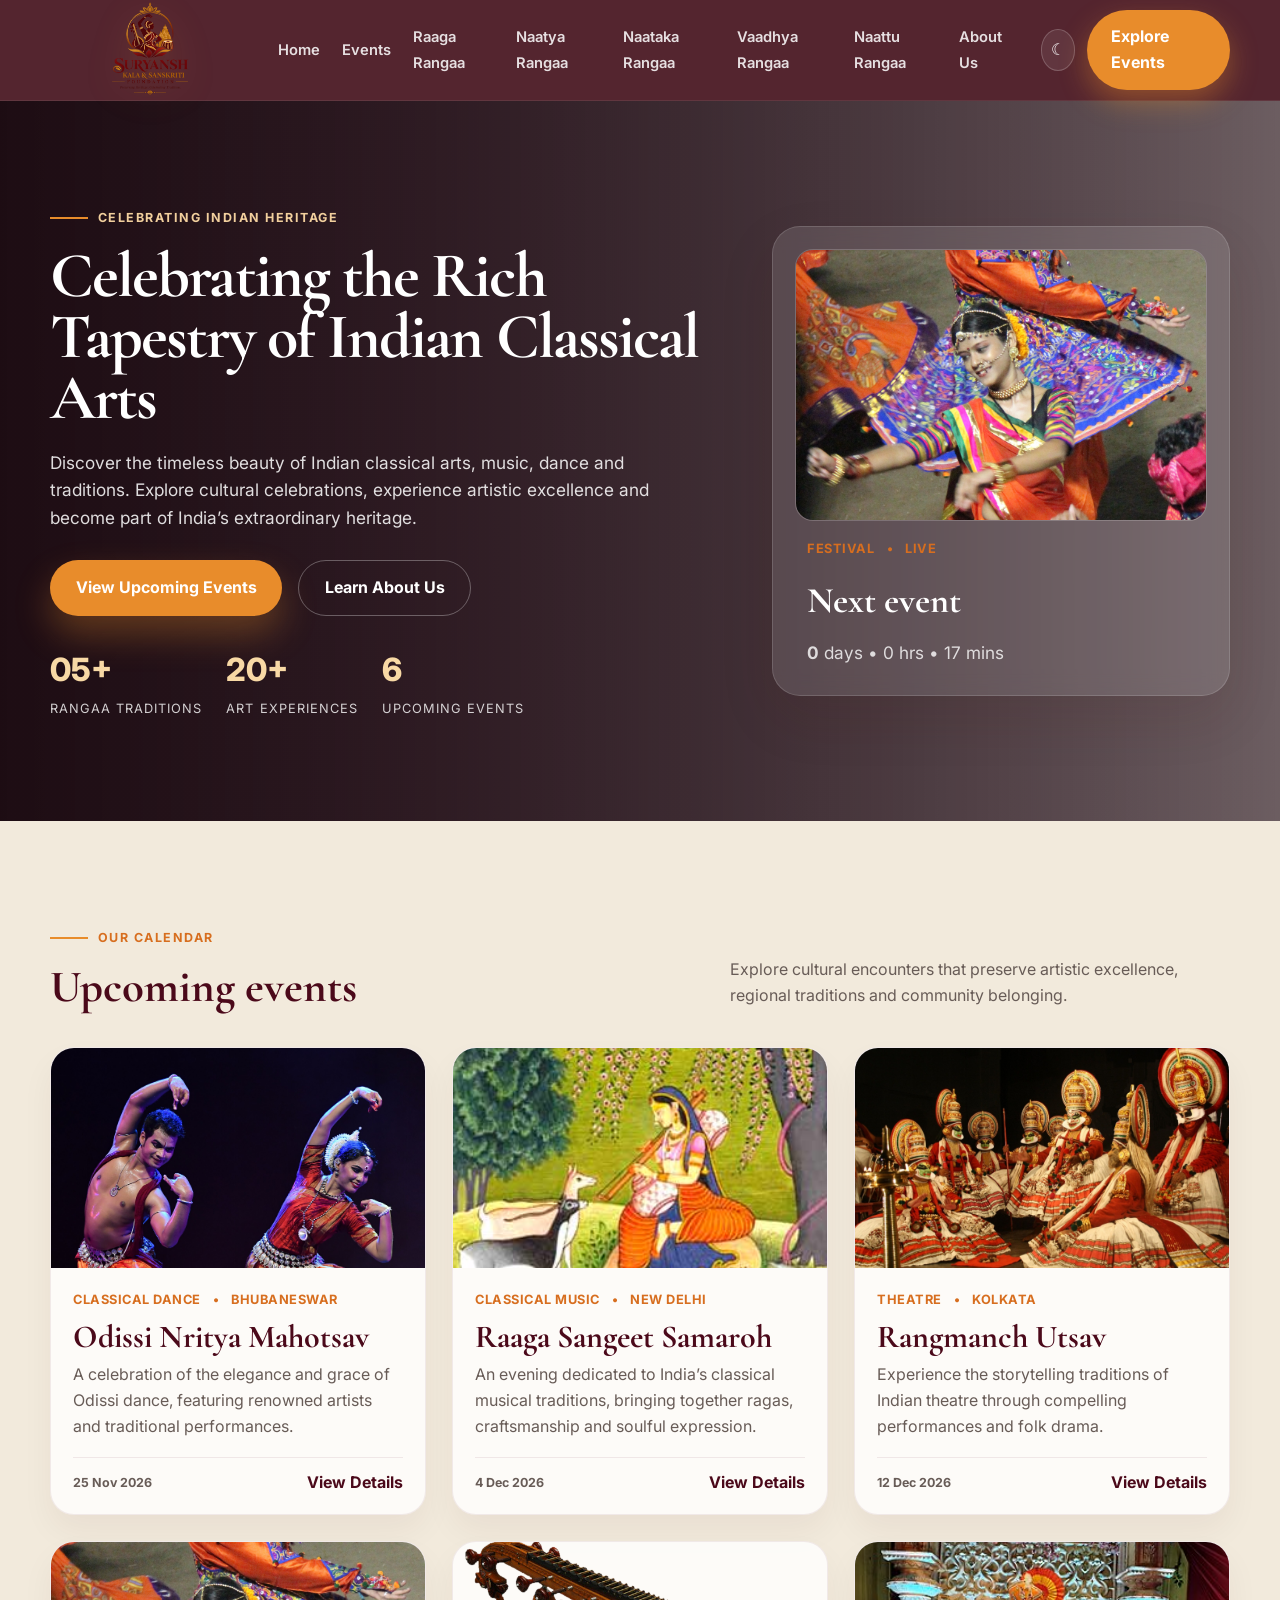
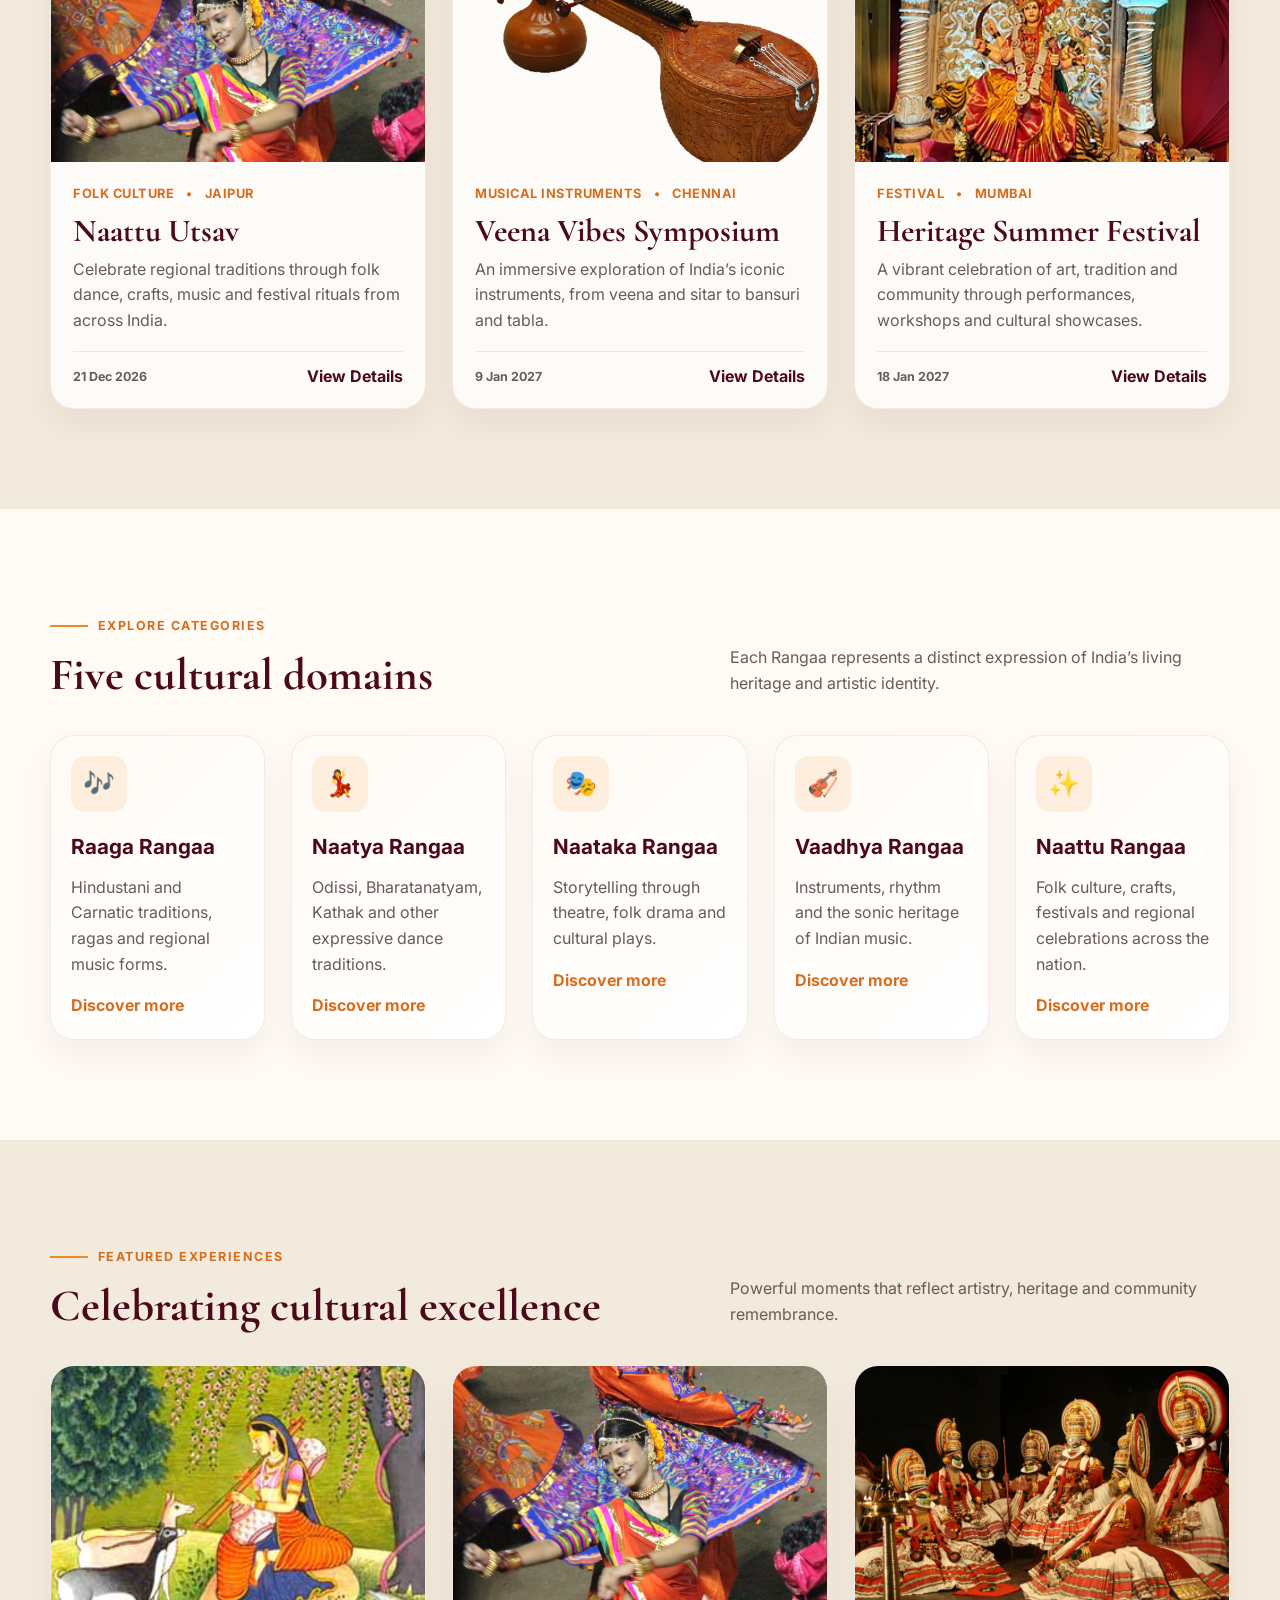
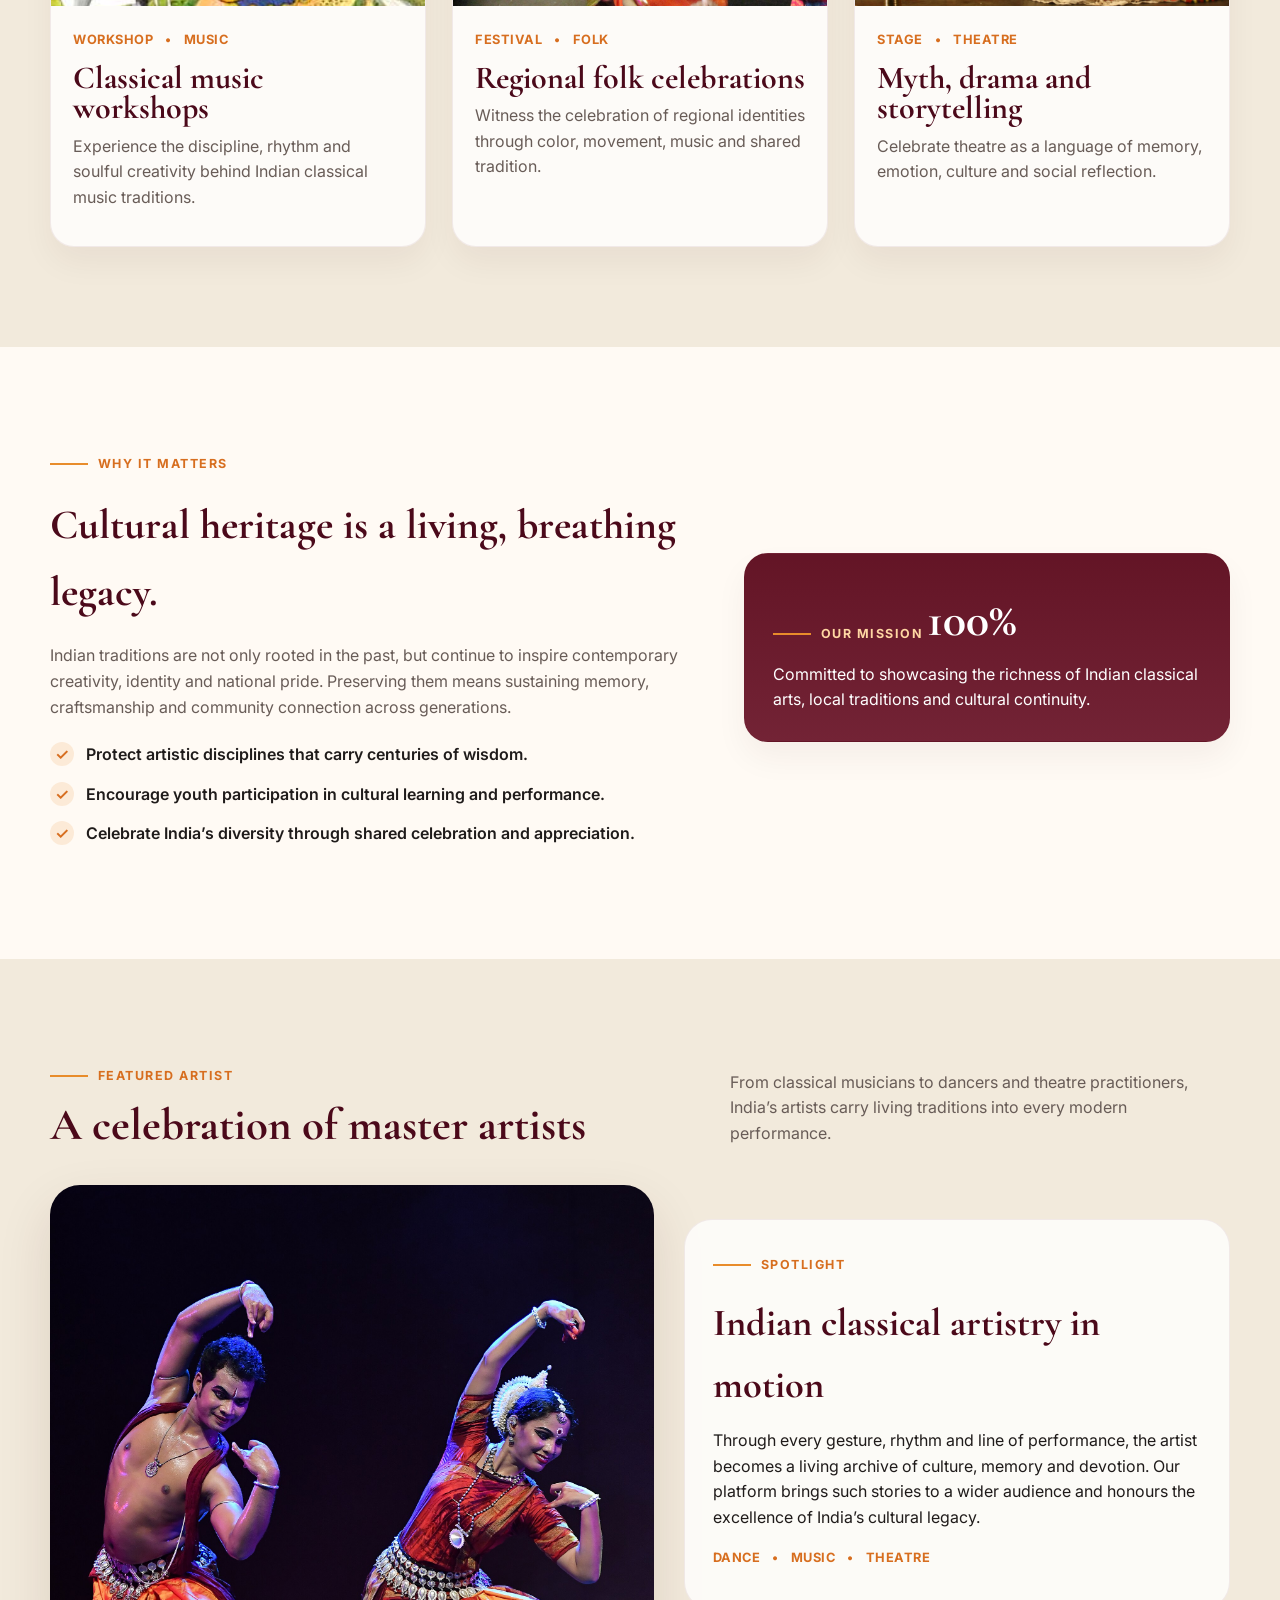
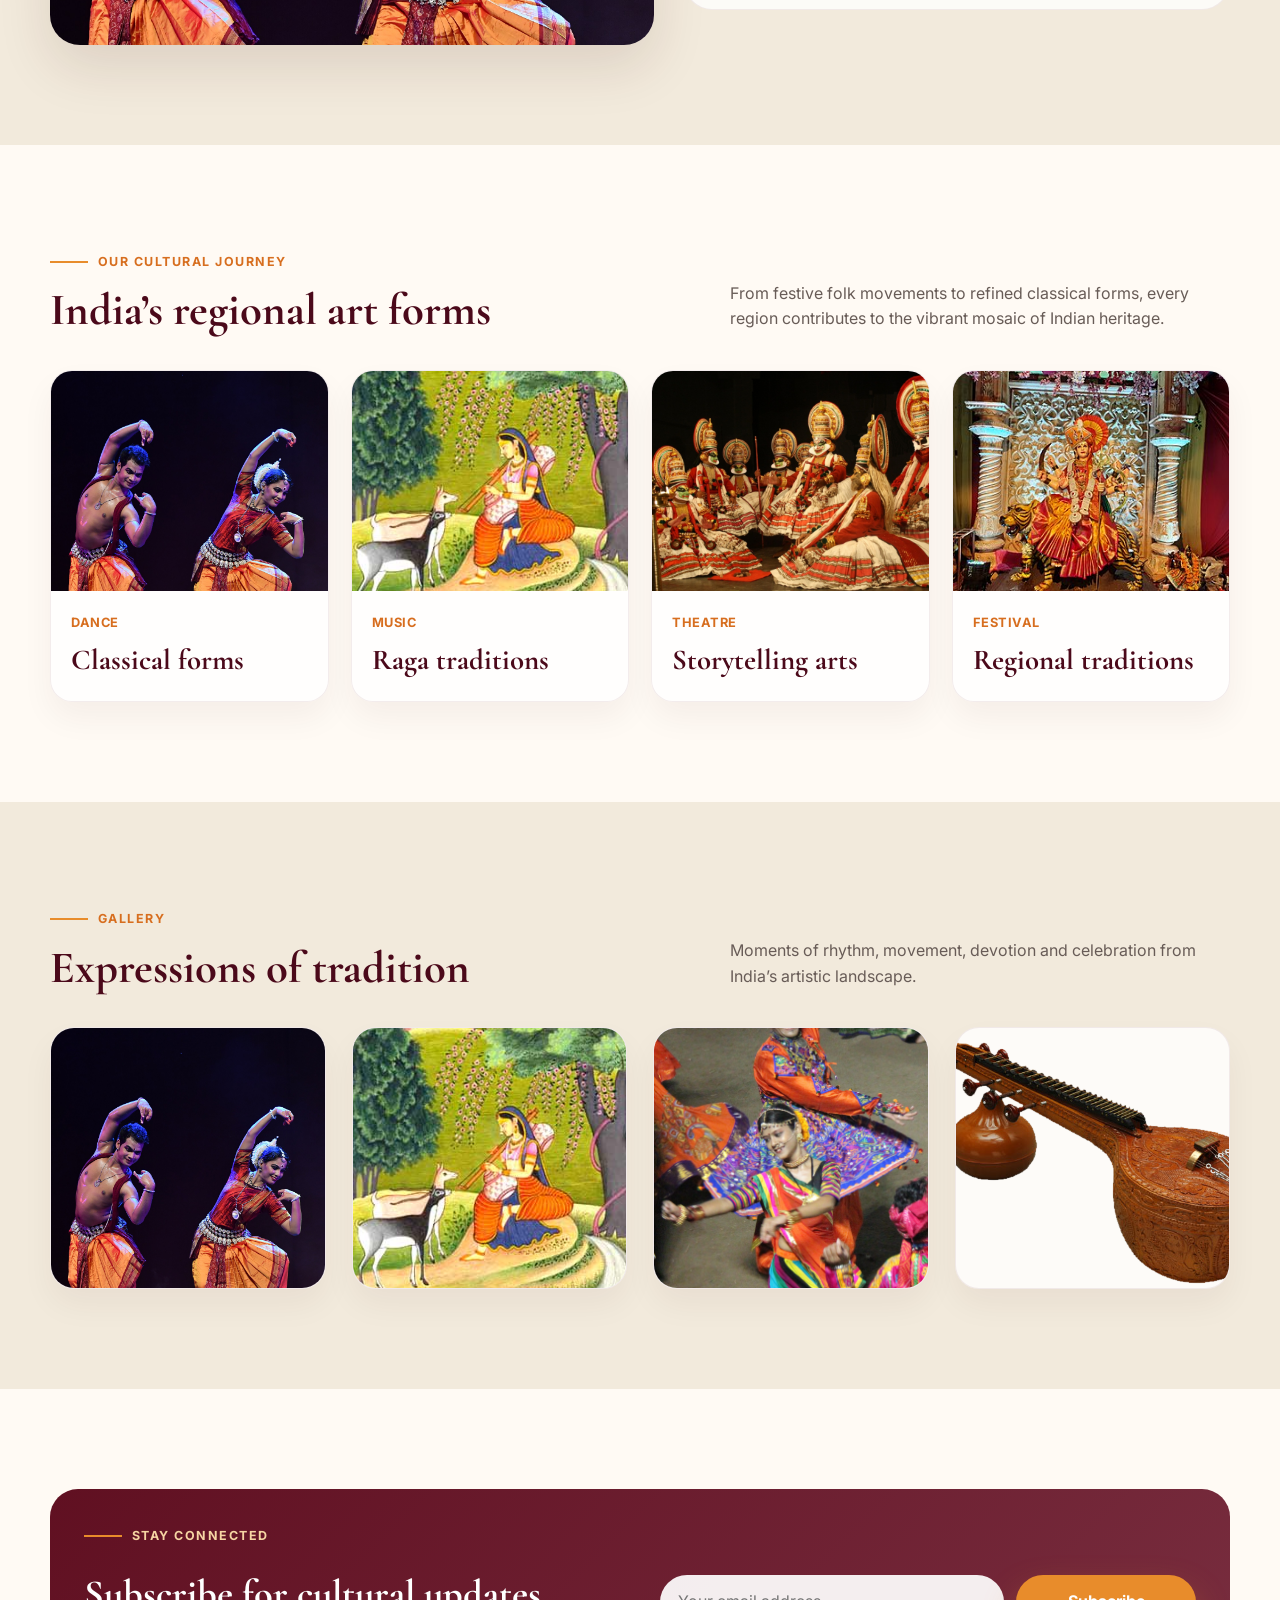
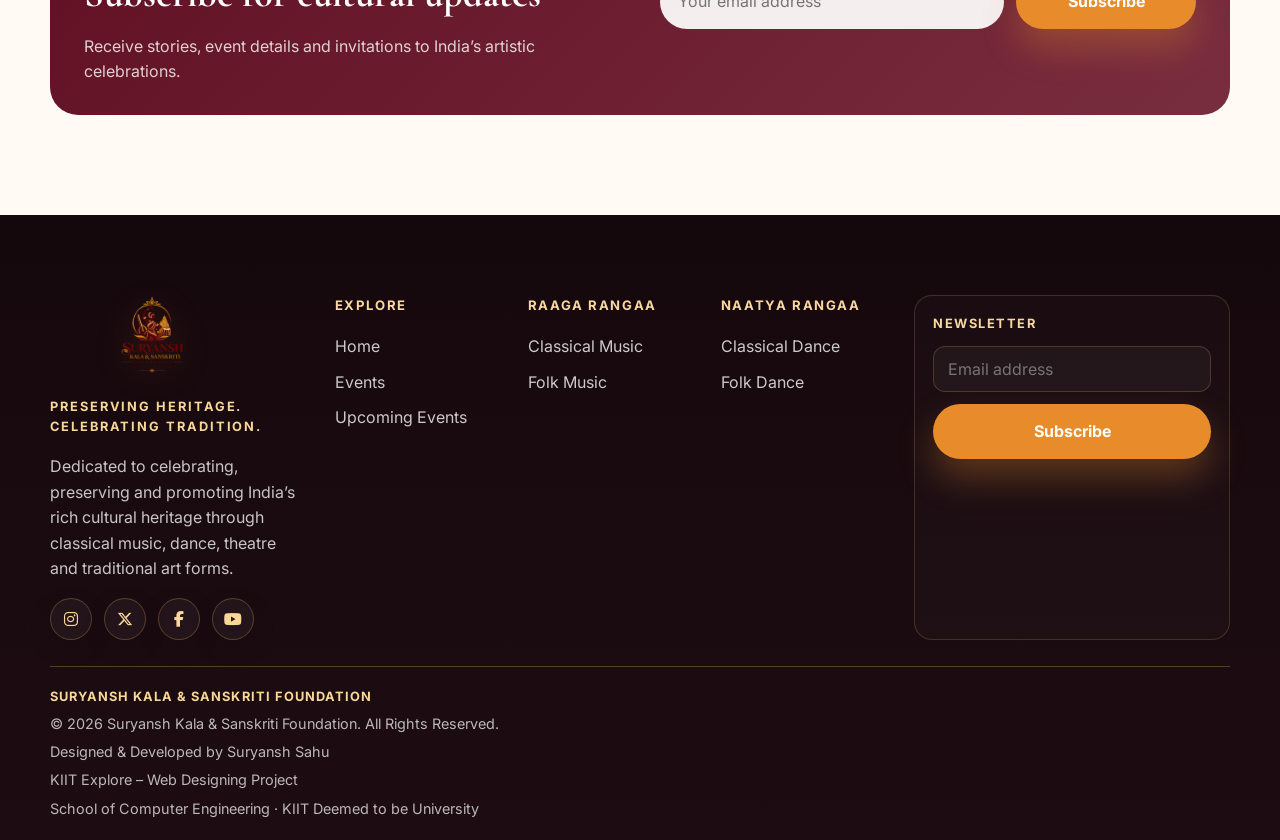
<file: index.html>
<!DOCTYPE html>
<html lang="en">
  <head>
    <meta charset="UTF-8" />
    <meta name="viewport" content="width=device-width, initial-scale=1.0" />
    <title>Suryansh Kala & Sanskriti Foundation | Celebrating Indian culture and heritage</title>
    <meta name="description" content="Celebrating Indian classical arts, music, dance and cultural heritage through a vibrant cultural initiative." />
    <link rel="preconnect" href="https://fonts.googleapis.com" />
    <link rel="preconnect" href="https://fonts.gstatic.com" crossorigin />
    <link href="https://fonts.googleapis.com/css2?family=Cormorant+Garamond:wght@500;600;700&family=Inter:wght@400;500;600;700;800&display=swap" rel="stylesheet" />
    <link rel="stylesheet" href="styles.css" />
    <link rel="stylesheet" href="https://cdnjs.cloudflare.com/ajax/libs/font-awesome/6.5.2/css/all.min.css" crossorigin="anonymous" referrerpolicy="no-referrer" />
  </head>
  <body>
    <header class="site-header">
      <div class="container nav-wrap">
        <a class="brand" href="index.html" aria-label="Suryansh Kala and Sanskriti Foundation home">
          <img src="images/suryansh-logo.png" alt="Suryansh Kala and Sanskriti Foundation logo" class="brand-logo" />
        </a>

        <nav aria-label="Main navigation">
          <ul class="nav-links">
            <li><a href="index.html">Home</a></li>
            <li><a href="events.html">Events</a></li>
            <li><a href="raaga-rangaa.html">Raaga Rangaa</a></li>
            <li><a href="naatya-rangaa.html">Naatya Rangaa</a></li>
            <li><a href="naataka-rangaa.html">Naataka Rangaa</a></li>
            <li><a href="vaadhya-rangaa.html">Vaadhya Rangaa</a></li>
            <li><a href="naattu-rangaa.html">Naattu Rangaa</a></li>
            <li><a href="about.html">About Us</a></li>
          </ul>
        </nav>

        <div style="display: flex; align-items: center; gap: 12px;">
          <button class="theme-toggle" aria-label="Toggle theme">☾</button>
          <a class="nav-cta" href="events.html">Explore Events</a>
          <button class="nav-toggle" aria-label="Open menu">☰</button>
        </div>
      </div>
    </header>

    <main>
      <section class="hero">
        <div class="hero-video-wrap" aria-hidden="true">
          <iframe
            class="hero-video"
            src="https://www.youtube.com/embed/pL2mtjTagHI?autoplay=1&mute=1&loop=1&playlist=pL2mtjTagHI&controls=0&showinfo=0&rel=0&iv_load_policy=3"
            title="Cultural heritage video background"
            allow="autoplay; encrypted-media; picture-in-picture"
            allowfullscreen
          ></iframe>
        </div>
        <div class="container hero-inner">
          <div>
            <div class="eyebrow">Celebrating Indian heritage</div>
            <h1>Celebrating the Rich Tapestry of Indian Classical Arts</h1>
            <p>
              Discover the timeless beauty of Indian classical arts, music, dance and traditions. Explore cultural celebrations,
              experience artistic excellence and become part of India’s extraordinary heritage.
            </p>
            <div class="hero-actions">
              <a class="btn btn-primary" href="events.html">View Upcoming Events</a>
              <a class="btn btn-secondary" href="about.html">Learn About Us</a>
            </div>
            <div class="hero-metrics">
              <div class="metric">
                <strong>05+</strong>
                <span>Rangaa traditions</span>
              </div>
              <div class="metric">
                <strong>20+</strong>
                <span>Art experiences</span>
              </div>
              <div class="metric">
                <strong>6</strong>
                <span>Upcoming events</span>
              </div>
            </div>
          </div>

          <div class="hero-card">
            <div class="mini-card">
              <img src="images/folk.jpg" alt="Indian folk festival and cultural celebration" />
            </div>
            <div class="hero-card-body">
              <div class="meta-row">
                <span>Festival</span>
                <span>•</span>
                <span>Live</span>
              </div>
              <h3>Next event</h3>
              <p data-countdown aria-live="polite">Counting down...</p>
            </div>
          </div>
        </div>
      </section>

      <section class="section section-cream">
        <div class="container">
          <div class="section-head">
            <div>
              <div class="eyebrow" style="color: var(--saffron-600);">Our calendar</div>
              <h2 class="section-title">Upcoming events</h2>
            </div>
            <p>Explore cultural encounters that preserve artistic excellence, regional traditions and community belonging.</p>
          </div>
          <div class="event-grid" data-home-events></div>
        </div>
      </section>

      <section class="section">
        <div class="container">
          <div class="section-head">
            <div>
              <div class="eyebrow" style="color: var(--saffron-600);">Explore categories</div>
              <h2 class="section-title">Five cultural domains</h2>
            </div>
            <p>Each Rangaa represents a distinct expression of India’s living heritage and artistic identity.</p>
          </div>

          <div class="category-grid">
            <article class="category-card">
              <div class="category-icon">🎶</div>
              <h3>Raaga Rangaa</h3>
              <p>Hindustani and Carnatic traditions, ragas and regional music forms.</p>
              <a href="raaga-rangaa.html">Discover more</a>
            </article>
            <article class="category-card">
              <div class="category-icon">💃</div>
              <h3>Naatya Rangaa</h3>
              <p>Odissi, Bharatanatyam, Kathak and other expressive dance traditions.</p>
              <a href="naatya-rangaa.html">Discover more</a>
            </article>
            <article class="category-card">
              <div class="category-icon">🎭</div>
              <h3>Naataka Rangaa</h3>
              <p>Storytelling through theatre, folk drama and cultural plays.</p>
              <a href="naataka-rangaa.html">Discover more</a>
            </article>
            <article class="category-card">
              <div class="category-icon">🎻</div>
              <h3>Vaadhya Rangaa</h3>
              <p>Instruments, rhythm and the sonic heritage of Indian music.</p>
              <a href="vaadhya-rangaa.html">Discover more</a>
            </article>
            <article class="category-card">
              <div class="category-icon">✨</div>
              <h3>Naattu Rangaa</h3>
              <p>Folk culture, crafts, festivals and regional celebrations across the nation.</p>
              <a href="naattu-rangaa.html">Discover more</a>
            </article>
          </div>
        </div>
      </section>

      <section class="section section-cream">
        <div class="container">
          <div class="section-head">
            <div>
              <div class="eyebrow" style="color: var(--saffron-600);">Featured experiences</div>
              <h2 class="section-title">Celebrating cultural excellence</h2>
            </div>
            <p>Powerful moments that reflect artistry, heritage and community remembrance.</p>
          </div>

          <div class="feature-grid">
            <article class="feature-card">
              <img src="images/raaga.jpg" alt="Indian classical music performance" />
              <div class="card-content">
                <div class="meta-row">
                  <span>Workshop</span>
                  <span>•</span>
                  <span>Music</span>
                </div>
                <h3 class="card-title">Classical music workshops</h3>
                <p>Experience the discipline, rhythm and soulful creativity behind Indian classical music traditions.</p>
              </div>
            </article>

            <article class="feature-card">
              <img src="images/folk.jpg" alt="Folk dance celebration from India" />
              <div class="card-content">
                <div class="meta-row">
                  <span>Festival</span>
                  <span>•</span>
                  <span>Folk</span>
                </div>
                <h3 class="card-title">Regional folk celebrations</h3>
                <p>Witness the celebration of regional identities through color, movement, music and shared tradition.</p>
              </div>
            </article>

            <article class="feature-card">
              <img src="images/theatre.jpg" alt="Indian theatre performance on stage" />
              <div class="card-content">
                <div class="meta-row">
                  <span>Stage</span>
                  <span>•</span>
                  <span>Theatre</span>
                </div>
                <h3 class="card-title">Myth, drama and storytelling</h3>
                <p>Celebrate theatre as a language of memory, emotion, culture and social reflection.</p>
              </div>
            </article>
          </div>
        </div>
      </section>

      <section class="section">
        <div class="container heritage-layout">
          <div class="heritage-copy">
            <div class="eyebrow" style="color: var(--saffron-600); margin-bottom: 18px;">Why it matters</div>
            <h2>Cultural heritage is a living, breathing legacy.</h2>
            <p>
              Indian traditions are not only rooted in the past, but continue to inspire contemporary creativity, identity and national pride.
              Preserving them means sustaining memory, craftsmanship and community connection across generations.
            </p>
            <ul class="feature-list">
              <li>Protect artistic disciplines that carry centuries of wisdom.</li>
              <li>Encourage youth participation in cultural learning and performance.</li>
              <li>Celebrate India’s diversity through shared celebration and appreciation.</li>
            </ul>
          </div>

          <div class="stat-card">
            <div>
              <div class="eyebrow" style="color: #ffd7a3;">Our mission</div>
              <strong>100%</strong>
            </div>
            <p>Committed to showcasing the richness of Indian classical arts, local traditions and cultural continuity.</p>
          </div>
        </div>
      </section>

      <section class="section section-cream featured-artist">
        <div class="container">
          <div class="section-head">
            <div>
              <div class="eyebrow" style="color: var(--saffron-600);">Featured artist</div>
              <h2 class="section-title">A celebration of master artists</h2>
            </div>
            <p>From classical musicians to dancers and theatre practitioners, India’s artists carry living traditions into every modern performance.</p>
          </div>

          <div class="artist-layout">
            <div class="artist-portrait">
              <img src="images/odissi.jpg" alt="Indian classical dancer in traditional performance" />
            </div>
            <div class="artist-copy">
              <div class="eyebrow" style="color: var(--saffron-600);">Spotlight</div>
              <h3>Indian classical artistry in motion</h3>
              <p>Through every gesture, rhythm and line of performance, the artist becomes a living archive of culture, memory and devotion. Our platform brings such stories to a wider audience and honours the excellence of India’s cultural legacy.</p>
              <div class="meta-row" style="margin-top: 18px;">
                <span>Dance</span>
                <span>•</span>
                <span>Music</span>
                <span>•</span>
                <span>Theatre</span>
              </div>
            </div>
          </div>
        </div>
      </section>

      <section class="section">
        <div class="container">
          <div class="section-head">
            <div>
              <div class="eyebrow" style="color: var(--saffron-600);">Our cultural journey</div>
              <h2 class="section-title">India’s regional art forms</h2>
            </div>
            <p>From festive folk movements to refined classical forms, every region contributes to the vibrant mosaic of Indian heritage.</p>
          </div>

          <div class="journey-grid">
            <article class="journey-card">
              <img src="images/odissi.jpg" alt="Odissi classical dance" />
              <div class="card-content">
                <div class="meta-row"><span>Dance</span></div>
                <h3 class="card-title" style="font-size: 1.8rem;">Classical forms</h3>
              </div>
            </article>
            <article class="journey-card">
              <img src="images/raaga.jpg" alt="Hindustani and Carnatic music performance" />
              <div class="card-content">
                <div class="meta-row"><span>Music</span></div>
                <h3 class="card-title" style="font-size: 1.8rem;">Raga traditions</h3>
              </div>
            </article>
            <article class="journey-card">
              <img src="images/theatre.jpg" alt="Indian theatre performance scene" />
              <div class="card-content">
                <div class="meta-row"><span>Theatre</span></div>
                <h3 class="card-title" style="font-size: 1.8rem;">Storytelling arts</h3>
              </div>
            </article>
            <article class="journey-card">
              <img src="images/festival.jpg" alt="Indian festival celebration" />
              <div class="card-content">
                <div class="meta-row"><span>Festival</span></div>
                <h3 class="card-title" style="font-size: 1.8rem;">Regional traditions</h3>
              </div>
            </article>
          </div>
        </div>
      </section>

      <section class="section section-cream">
        <div class="container">
          <div class="section-head">
            <div>
              <div class="eyebrow" style="color: var(--saffron-600);">Gallery</div>
              <h2 class="section-title">Expressions of tradition</h2>
            </div>
            <p>Moments of rhythm, movement, devotion and celebration from India’s artistic landscape.</p>
          </div>

          <div class="gallery-grid">
            <div class="gallery-item">
              <img src="images/odissi.jpg" alt="Traditional Indian dance performance" />
            </div>
            <div class="gallery-item">
              <img src="images/raaga.jpg" alt="Classical music heritage" />
            </div>
            <div class="gallery-item">
              <img src="images/folk.jpg" alt="Folk festival celebration" />
            </div>
            <div class="gallery-item">
              <img src="images/veena.jpg" alt="Traditional Indian musical instrument performance" />
            </div>
          </div>
        </div>
      </section>

      <section class="section">
        <div class="container">
          <div class="newsletter-wrap">
            <div>
              <div class="eyebrow" style="color: #f6d5a3;">Stay connected</div>
              <h3>Subscribe for cultural updates</h3>
              <p>Receive stories, event details and invitations to India’s artistic celebrations.</p>
            </div>
            <form id="newsletterForm" class="newsletter-form" novalidate>
              <input type="email" name="newsletterEmail" placeholder="Your email address" aria-label="Email address" required />
              <button class="btn btn-primary" type="submit">Subscribe</button>
            </form>
          </div>
        </div>
      </section>
    </main>

    <footer class="site-footer">
      <div class="container">
        <div class="footer-top">
          <div class="footer-brand">
            <div class="brand footer-brand-logo-wrap">
              <img src="images/suryansh-logo.png" alt="Suryansh Kala and Sanskriti Foundation logo" class="brand-logo footer-brand-logo" />
            </div>
            <div class="footer-strap">Preserving Heritage. Celebrating Tradition.</div>
            <p class="footer-intro">
              Dedicated to celebrating, preserving and promoting India’s rich cultural heritage through classical music, dance, theatre and traditional art forms.
            </p>
            <div class="social-links" aria-label="Social media links">
              <a href="https://instagram.com" target="_blank" rel="noreferrer" class="social-link" aria-label="Instagram"><i class="fa-brands fa-instagram"></i></a>
              <a href="https://twitter.com" target="_blank" rel="noreferrer" class="social-link" aria-label="Twitter"><i class="fa-brands fa-x-twitter"></i></a>
              <a href="https://facebook.com" target="_blank" rel="noreferrer" class="social-link" aria-label="Facebook"><i class="fa-brands fa-facebook-f"></i></a>
              <a href="https://youtube.com" target="_blank" rel="noreferrer" class="social-link" aria-label="YouTube"><i class="fa-brands fa-youtube"></i></a>
            </div>
          </div>

          <div class="footer-col">
            <h4>Explore</h4>
            <ul class="footer-list">
              <li><a href="index.html">Home</a></li>
              <li><a href="events.html">Events</a></li>
              <li><a href="events.html">Upcoming Events</a></li>
            </ul>
          </div>

          <div class="footer-col">
            <h4>Raaga Rangaa</h4>
            <ul class="footer-list">
              <li><a href="raaga-rangaa.html">Classical Music</a></li>
              <li><a href="raaga-rangaa.html">Folk Music</a></li>
            </ul>
          </div>

          <div class="footer-col">
            <h4>Naatya Rangaa</h4>
            <ul class="footer-list">
              <li><a href="naatya-rangaa.html">Classical Dance</a></li>
              <li><a href="naatya-rangaa.html">Folk Dance</a></li>
            </ul>
          </div>

          <div class="footer-newsletter">
            <h4>Newsletter</h4>
            <form id="footerNewsletterForm" novalidate>
              <input type="email" name="footerEmail" placeholder="Email address" aria-label="Newsletter email" required />
              <button class="btn btn-primary" type="submit">Subscribe</button>
            </form>
          </div>
        </div>

        <div class="footer-bottom">
          <div class="footer-credit">
            <strong>Suryansh Kala &amp; Sanskriti Foundation</strong>
            <p>© 2026 Suryansh Kala &amp; Sanskriti Foundation. All Rights Reserved.</p>
            <p>Designed &amp; Developed by Suryansh Sahu</p>
            <p>KIIT Explore – Web Designing Project</p>
            <p>School of Computer Engineering · KIIT Deemed to be University</p>
          </div>
        </div>
      </div>
    </footer>

    <button class="back-to-top" aria-label="Back to top">↑</button>
    <script src="script.js"></script>
  </body>
</html>
</file>
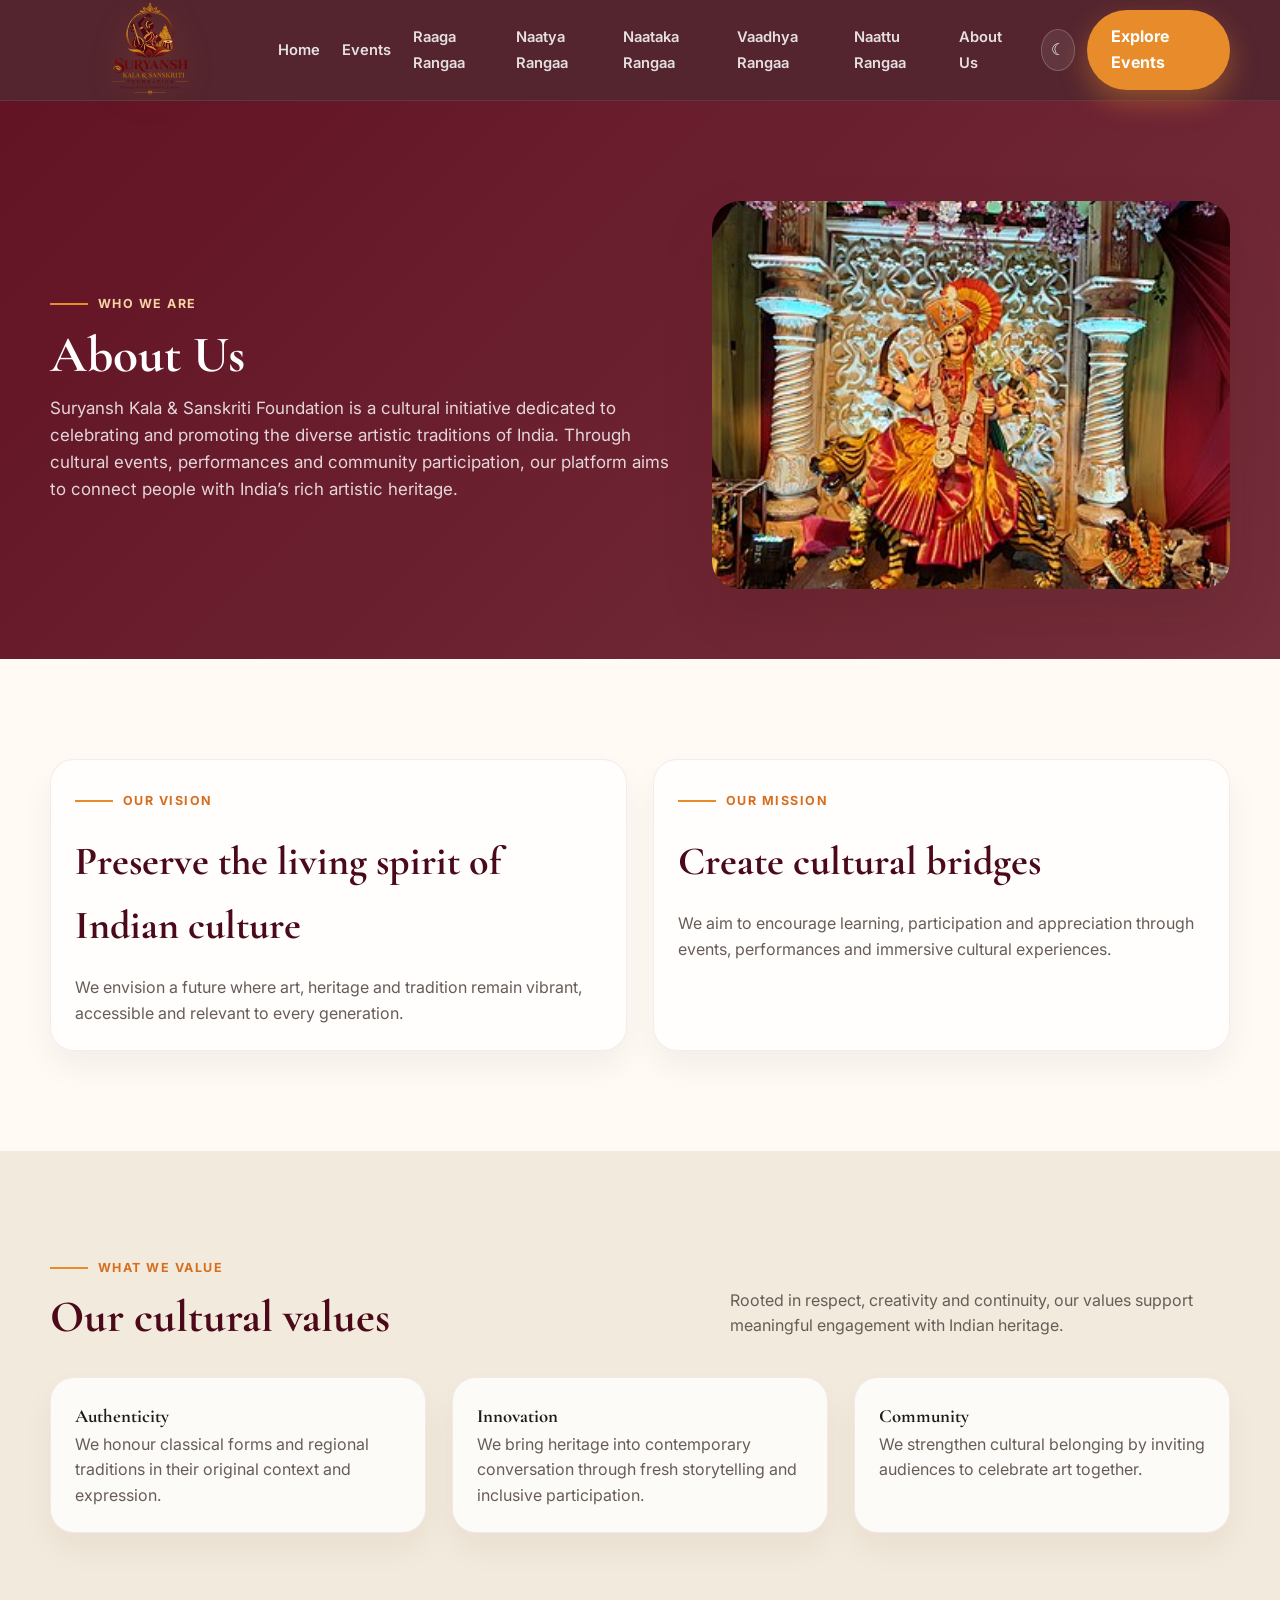
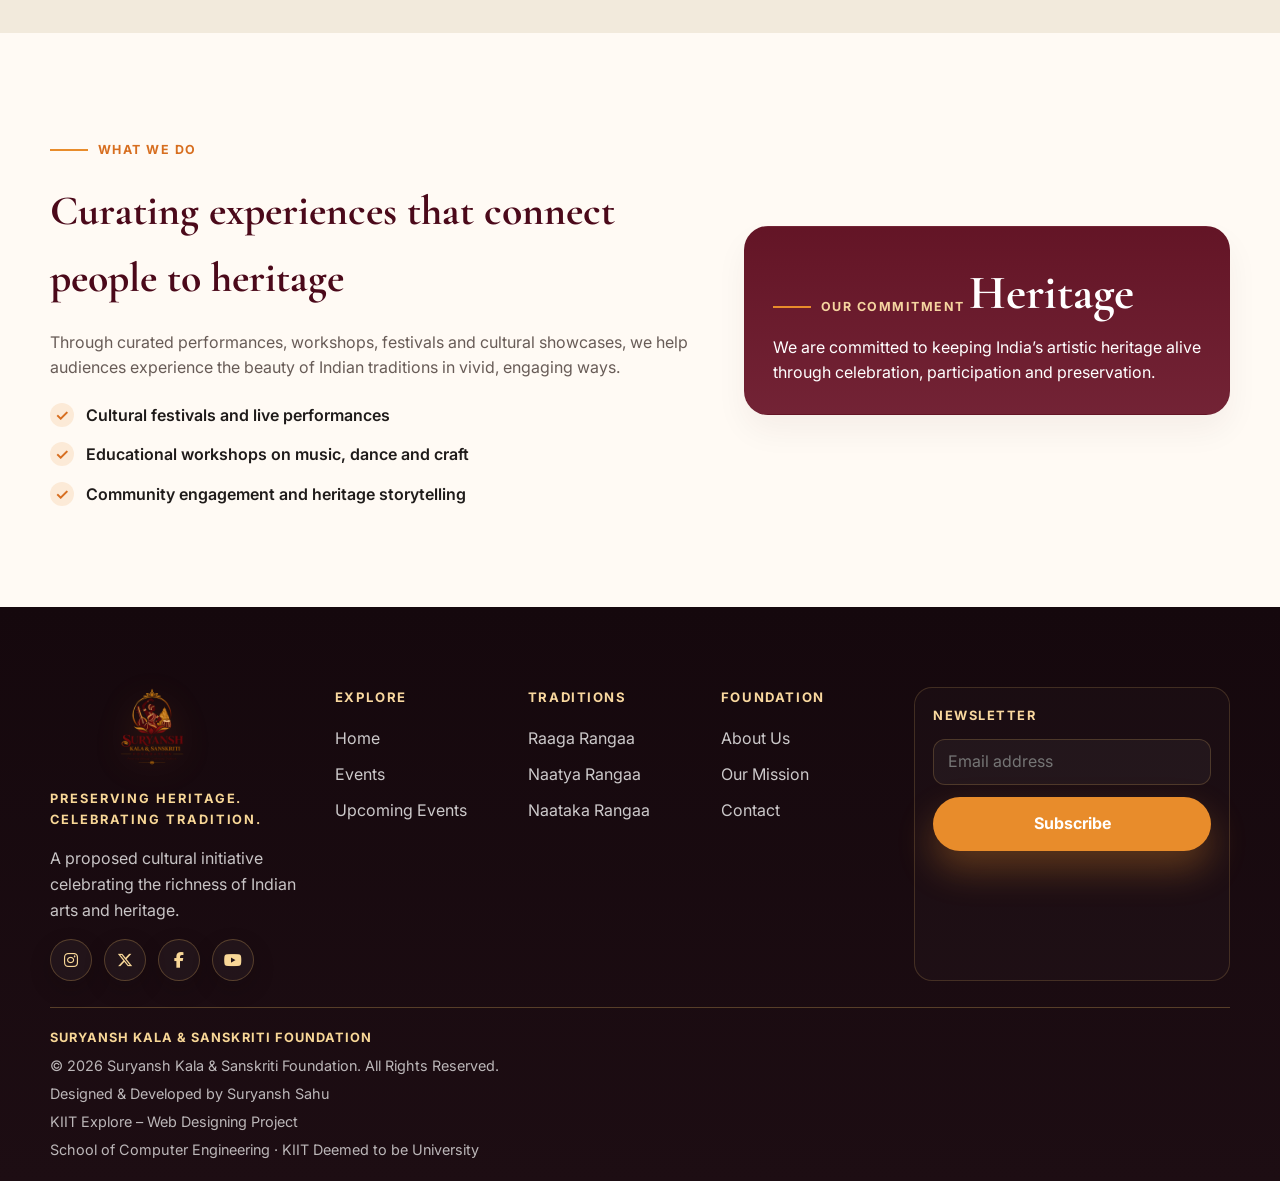
<file: about.html>
<!DOCTYPE html>
<html lang="en">
  <head>
    <meta charset="UTF-8" />
    <meta name="viewport" content="width=device-width, initial-scale=1.0" />
    <title>About Us | Suryansh Kala & Sanskriti Foundation</title>
    <meta name="description" content="Learn about the Suryansh Kala and Sanskriti Foundation, a proposed cultural initiative celebrating Indian art and heritage." />
    <link rel="preconnect" href="https://fonts.googleapis.com" />
    <link rel="preconnect" href="https://fonts.gstatic.com" crossorigin />
    <link href="https://fonts.googleapis.com/css2?family=Cormorant+Garamond:wght@500;600;700&family=Inter:wght@400;500;600;700;800&display=swap" rel="stylesheet" />
    <link rel="stylesheet" href="styles.css" />
    <link rel="stylesheet" href="https://cdnjs.cloudflare.com/ajax/libs/font-awesome/6.5.2/css/all.min.css" crossorigin="anonymous" referrerpolicy="no-referrer" />
  </head>
  <body>
    <header class="site-header">
      <div class="container nav-wrap">
        <a class="brand" href="index.html" aria-label="Suryansh Kala and Sanskriti Foundation home">
          <img src="images/suryansh-logo.png" alt="Suryansh Kala and Sanskriti Foundation logo" class="brand-logo" />
        </a>

        <nav aria-label="Main navigation">
          <ul class="nav-links">
            <li><a href="index.html">Home</a></li>
            <li><a href="events.html">Events</a></li>
            <li><a href="raaga-rangaa.html">Raaga Rangaa</a></li>
            <li><a href="naatya-rangaa.html">Naatya Rangaa</a></li>
            <li><a href="naataka-rangaa.html">Naataka Rangaa</a></li>
            <li><a href="vaadhya-rangaa.html">Vaadhya Rangaa</a></li>
            <li><a href="naattu-rangaa.html">Naattu Rangaa</a></li>
            <li><a href="about.html">About Us</a></li>
          </ul>
        </nav>

        <div style="display: flex; align-items: center; gap: 12px;">
          <button class="theme-toggle" aria-label="Toggle theme">☾</button>
          <a class="nav-cta" href="events.html">Explore Events</a>
          <button class="nav-toggle" aria-label="Open menu">☰</button>
        </div>
      </div>
    </header>

    <main>
      <section class="page-hero">
        <div class="container">
          <div>
            <div class="eyebrow" style="color: #f4d4a3;">Who we are</div>
            <h1>About Us</h1>
            <p class="page-intro">
              Suryansh Kala &amp; Sanskriti Foundation is a cultural initiative dedicated to celebrating and promoting the diverse artistic traditions of India.
              Through cultural events, performances and community participation, our platform aims to connect people with India’s rich artistic heritage.
            </p>
          </div>
          <img src="images/festival.jpg" alt="Indian festival celebration" />
        </div>
      </section>

      <section class="section">
        <div class="container">
          <div class="two-col-grid">
            <div class="info-box">
              <div class="eyebrow" style="color: var(--saffron-600);">Our vision</div>
              <h2 class="h2-title">Preserve the living spirit of Indian culture</h2>
              <p>We envision a future where art, heritage and tradition remain vibrant, accessible and relevant to every generation.</p>
            </div>
            <div class="info-box">
              <div class="eyebrow" style="color: var(--saffron-600);">Our mission</div>
              <h2 class="h2-title">Create cultural bridges</h2>
              <p>We aim to encourage learning, participation and appreciation through events, performances and immersive cultural experiences.</p>
            </div>
          </div>
        </div>
      </section>

      <section class="section section-cream">
        <div class="container">
          <div class="section-head">
            <div>
              <div class="eyebrow" style="color: var(--saffron-600);">What we value</div>
              <h2 class="section-title">Our cultural values</h2>
            </div>
            <p>Rooted in respect, creativity and continuity, our values support meaningful engagement with Indian heritage.</p>
          </div>

          <div class="info-grid">
            <div class="info-box">
              <h3>Authenticity</h3>
              <p>We honour classical forms and regional traditions in their original context and expression.</p>
            </div>
            <div class="info-box">
              <h3>Innovation</h3>
              <p>We bring heritage into contemporary conversation through fresh storytelling and inclusive participation.</p>
            </div>
            <div class="info-box">
              <h3>Community</h3>
              <p>We strengthen cultural belonging by inviting audiences to celebrate art together.</p>
            </div>
          </div>
        </div>
      </section>

      <section class="section">
        <div class="container">
          <div class="heritage-layout">
            <div class="heritage-copy">
              <div class="eyebrow" style="color: var(--saffron-600);">What we do</div>
              <h2>Curating experiences that connect people to heritage</h2>
              <p>
                Through curated performances, workshops, festivals and cultural showcases, we help audiences experience the beauty of Indian traditions in vivid, engaging ways.
              </p>
              <ul class="feature-list">
                <li>Cultural festivals and live performances</li>
                <li>Educational workshops on music, dance and craft</li>
                <li>Community engagement and heritage storytelling</li>
              </ul>
            </div>

            <div class="stat-card">
              <div>
                <div class="eyebrow" style="color: #f5d5a0;">Our commitment</div>
                <strong>Heritage</strong>
              </div>
              <p>We are committed to keeping India’s artistic heritage alive through celebration, participation and preservation.</p>
            </div>
          </div>
        </div>
      </section>
    </main>

    <footer class="site-footer">
      <div class="container">
        <div class="footer-top">
          <div class="footer-brand">
            <div class="brand footer-brand-logo-wrap">
              <img src="images/suryansh-logo.png" alt="Suryansh Kala and Sanskriti Foundation logo" class="brand-logo footer-brand-logo" />
            </div>
            <div class="footer-strap">Preserving Heritage. Celebrating Tradition.</div>
            <p class="footer-intro">A proposed cultural initiative celebrating the richness of Indian arts and heritage.</p>
            <div class="social-links" aria-label="Social media links">
              <a href="https://instagram.com" target="_blank" rel="noreferrer" class="social-link" aria-label="Instagram"><i class="fa-brands fa-instagram"></i></a>
              <a href="https://twitter.com" target="_blank" rel="noreferrer" class="social-link" aria-label="Twitter"><i class="fa-brands fa-x-twitter"></i></a>
              <a href="https://facebook.com" target="_blank" rel="noreferrer" class="social-link" aria-label="Facebook"><i class="fa-brands fa-facebook-f"></i></a>
              <a href="https://youtube.com" target="_blank" rel="noreferrer" class="social-link" aria-label="YouTube"><i class="fa-brands fa-youtube"></i></a>
            </div>
          </div>

          <div class="footer-col">
            <h4>Explore</h4>
            <ul class="footer-list">
              <li><a href="index.html">Home</a></li>
              <li><a href="events.html">Events</a></li>
              <li><a href="events.html">Upcoming Events</a></li>
            </ul>
          </div>

          <div class="footer-col">
            <h4>Traditions</h4>
            <ul class="footer-list">
              <li><a href="raaga-rangaa.html">Raaga Rangaa</a></li>
              <li><a href="naatya-rangaa.html">Naatya Rangaa</a></li>
              <li><a href="naataka-rangaa.html">Naataka Rangaa</a></li>
            </ul>
          </div>

          <div class="footer-col">
            <h4>Foundation</h4>
            <ul class="footer-list">
              <li><a href="about.html">About Us</a></li>
              <li><a href="about.html">Our Mission</a></li>
              <li><a href="event-details.html?id=odissi-mahotsav">Contact</a></li>
            </ul>
          </div>

          <div class="footer-newsletter">
            <h4>Newsletter</h4>
            <form id="footerNewsletterForm" novalidate>
              <input type="email" name="footerEmail" placeholder="Email address" aria-label="Newsletter email" required />
              <button class="btn btn-primary" type="submit">Subscribe</button>
            </form>
          </div>
        </div>

        <div class="footer-bottom">
          <div class="footer-credit">
            <strong>Suryansh Kala &amp; Sanskriti Foundation</strong>
            <p>© 2026 Suryansh Kala &amp; Sanskriti Foundation. All Rights Reserved.</p>
            <p>Designed &amp; Developed by Suryansh Sahu</p>
            <p>KIIT Explore – Web Designing Project</p>
            <p>School of Computer Engineering · KIIT Deemed to be University</p>
          </div>
        </div>
      </div>
    </footer>

    <button class="back-to-top" aria-label="Back to top">↑</button>
    <script src="script.js"></script>
  </body>
</html>
</file>
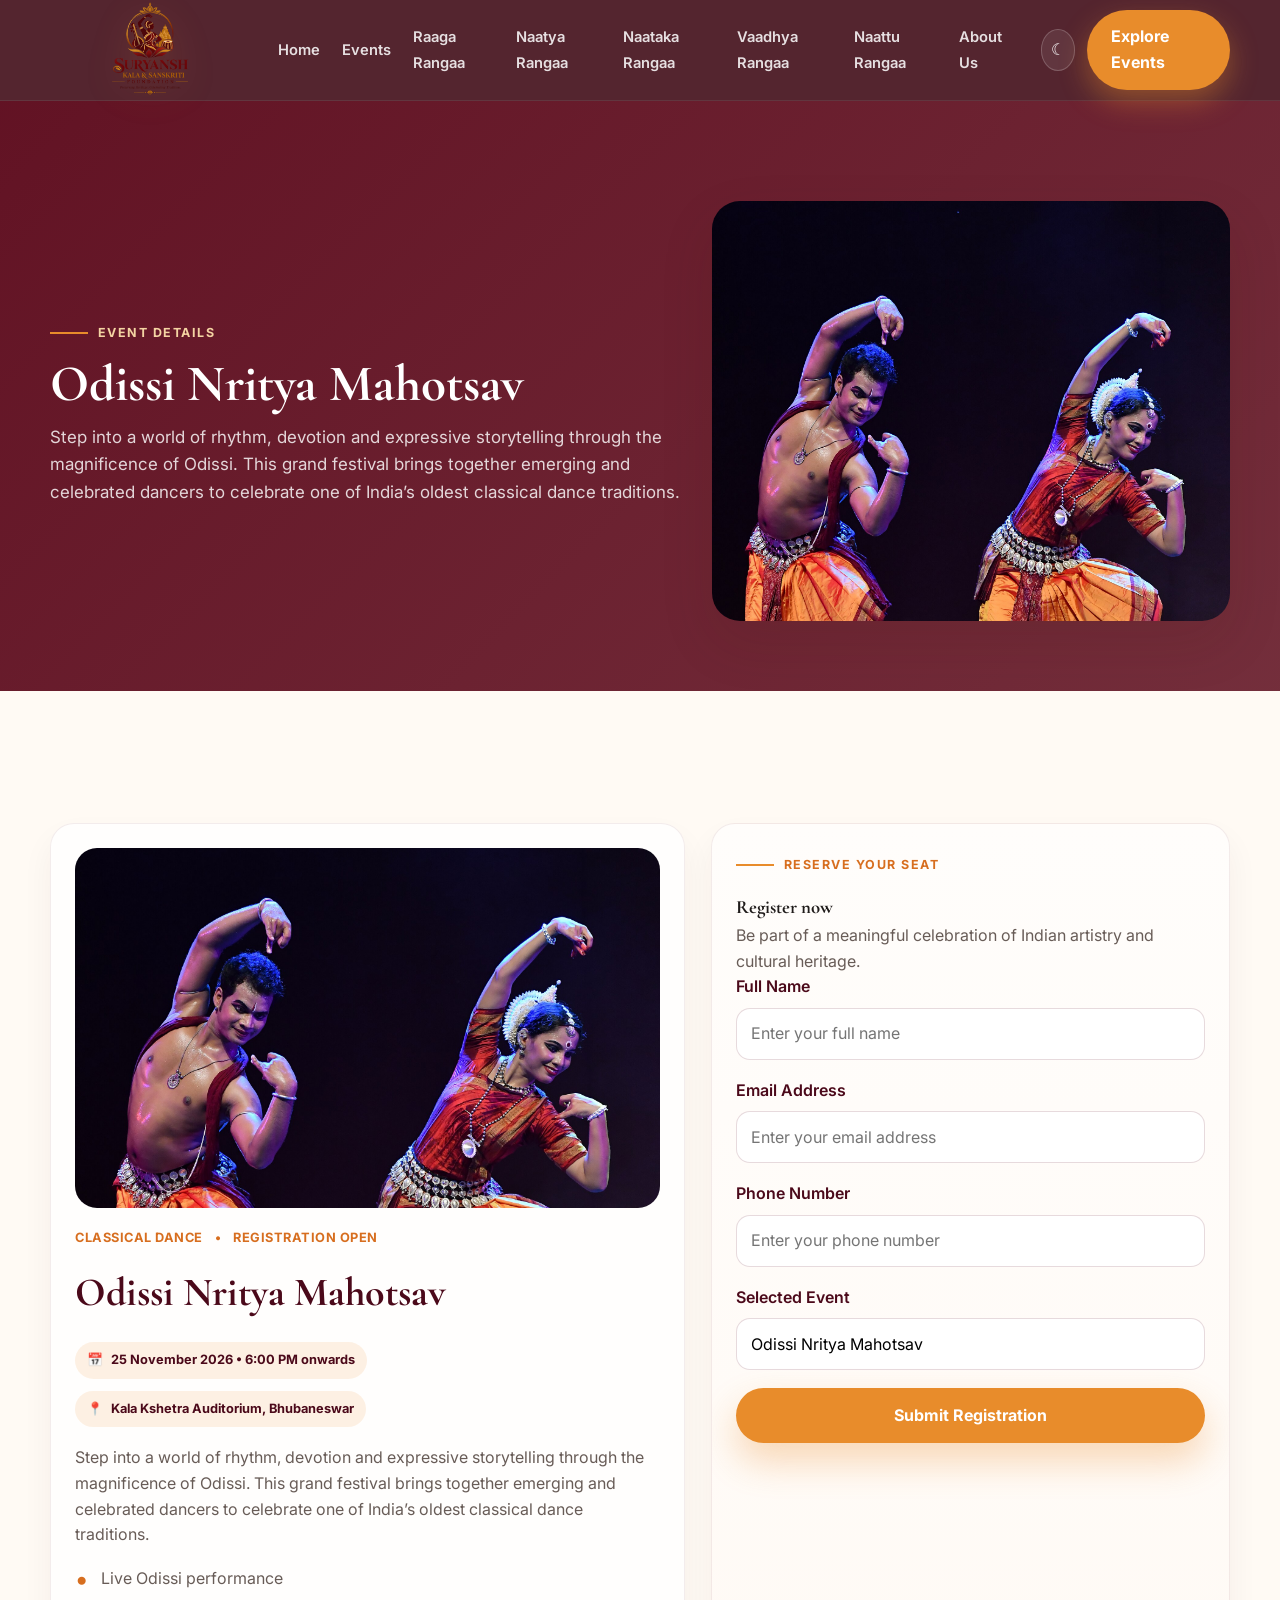
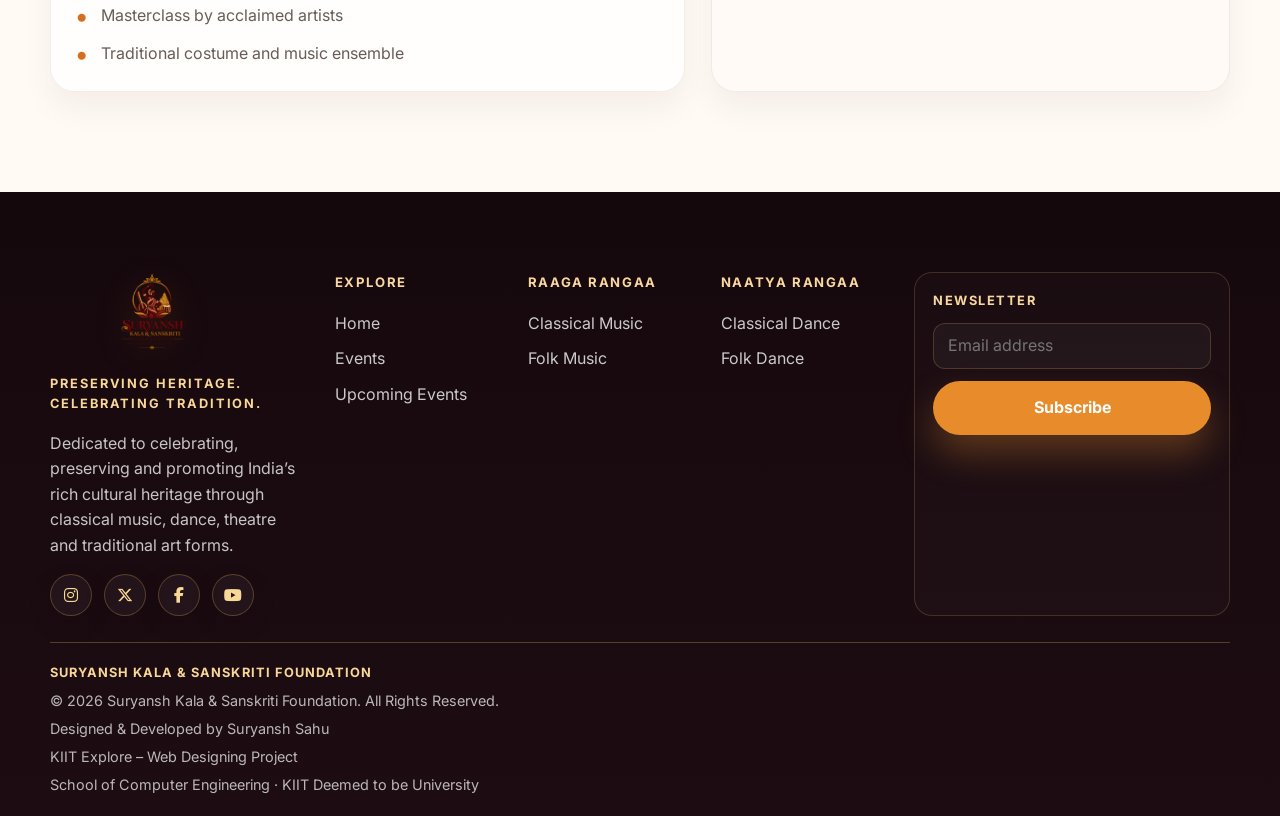
<file: event-details.html>
<!DOCTYPE html>
<html lang="en">
  <head>
    <meta charset="UTF-8" />
    <meta name="viewport" content="width=device-width, initial-scale=1.0" />
    <title>Event Details & Registration | Suryansh Kala & Sanskriti Foundation</title>
    <meta name="description" content="View event details and register for upcoming cultural experiences of the Suryansh Kala and Sanskriti Foundation." />
    <link rel="preconnect" href="https://fonts.googleapis.com" />
    <link rel="preconnect" href="https://fonts.gstatic.com" crossorigin />
    <link href="https://fonts.googleapis.com/css2?family=Cormorant+Garamond:wght@500;600;700&family=Inter:wght@400;500;600;700;800&display=swap" rel="stylesheet" />
    <link rel="stylesheet" href="styles.css" />
    <link rel="stylesheet" href="https://cdnjs.cloudflare.com/ajax/libs/font-awesome/6.5.2/css/all.min.css" crossorigin="anonymous" referrerpolicy="no-referrer" />
  </head>
  <body>
    <header class="site-header">
      <div class="container nav-wrap">
        <a class="brand" href="index.html" aria-label="Suryansh Kala and Sanskriti Foundation home">
          <img src="images/suryansh-logo.png?v=20261107" alt="Suryansh Kala and Sanskriti Foundation logo" class="brand-logo" />
        </a>

        <nav aria-label="Main navigation">
          <ul class="nav-links">
            <li><a href="index.html">Home</a></li>
            <li><a href="events.html">Events</a></li>
            <li><a href="raaga-rangaa.html">Raaga Rangaa</a></li>
            <li><a href="naatya-rangaa.html">Naatya Rangaa</a></li>
            <li><a href="naataka-rangaa.html">Naataka Rangaa</a></li>
            <li><a href="vaadhya-rangaa.html">Vaadhya Rangaa</a></li>
            <li><a href="naattu-rangaa.html">Naattu Rangaa</a></li>
            <li><a href="about.html">About Us</a></li>
          </ul>
        </nav>

        <div style="display: flex; align-items: center; gap: 12px;">
          <button class="theme-toggle" aria-label="Toggle theme">☾</button>
          <a class="nav-cta" href="events.html">Explore Events</a>
          <button class="nav-toggle" aria-label="Open menu">☰</button>
        </div>
      </div>
    </header>

    <main data-detail-page>
      <section class="page-hero">
        <div class="container">
          <div>
            <div class="eyebrow" style="color: #f4d4a3;">Event details</div>
            <h1 data-detail-title>Event title</h1>
            <p class="page-intro" data-detail-subtitle>Event description</p>
          </div>
          <img data-detail-image src="" alt="Event poster" />
        </div>
      </section>

      <section class="section">
        <div class="container detail-grid">
          <article class="detail-card">
            <img data-detail-image src="" alt="Event poster" />
            <div class="meta-row">
              <span data-detail-category>Category</span>
              <span>•</span>
              <span>Registration open</span>
            </div>
            <h2 class="h2-title" data-detail-title>Event name</h2>
            <div class="detail-meta">
              <span>📅 <strong data-detail-date></strong></span>
              <span>📍 <strong data-detail-venue></strong></span>
            </div>
            <p data-detail-description></p>
            <ul class="highlight-list" data-detail-highlights>
            </ul>
          </article>

          <aside class="registration-card">
            <div class="eyebrow" style="color: var(--saffron-600);">Reserve your seat</div>
            <h3>Register now</h3>
            <p>Be part of a meaningful celebration of Indian artistry and cultural heritage.</p>

            <form id="registrationForm" novalidate>
              <div class="form-row">
                <div class="field">
                  <label for="fullName">Full Name</label>
                  <input id="fullName" name="fullName" type="text" placeholder="Enter your full name" required />
                </div>

                <div class="field">
                  <label for="email">Email Address</label>
                  <input id="email" name="email" type="email" placeholder="Enter your email address" required />
                </div>

                <div class="field">
                  <label for="phone">Phone Number</label>
                  <input id="phone" name="phone" type="tel" placeholder="Enter your phone number" required />
                </div>

                <div class="field">
                  <label for="selectedEvent">Selected Event</label>
                  <input id="selectedEvent" name="selectedEvent" type="text" readonly />
                </div>

                <button class="btn btn-primary" type="submit">Submit Registration</button>
              </div>

              <div class="form-status" aria-live="polite"></div>
            </form>
          </aside>
        </div>
      </section>
    </main>

    <footer class="site-footer">
      <div class="container">
        <div class="footer-top">
          <div class="footer-brand">
            <div class="brand footer-brand-logo-wrap">
              <img src="images/suryansh-logo.png?v=20261107" alt="Suryansh Kala and Sanskriti Foundation logo" class="brand-logo footer-brand-logo" />
            </div>
            <div class="footer-strap">Preserving Heritage. Celebrating Tradition.</div>
            <p class="footer-intro">
              Dedicated to celebrating, preserving and promoting India’s rich cultural heritage through classical music, dance, theatre and traditional art forms.
            </p>
            <div class="social-links" aria-label="Social media links">
              <a href="https://instagram.com" target="_blank" rel="noreferrer" class="social-link" aria-label="Instagram"><i class="fa-brands fa-instagram"></i></a>
              <a href="https://twitter.com" target="_blank" rel="noreferrer" class="social-link" aria-label="Twitter"><i class="fa-brands fa-x-twitter"></i></a>
              <a href="https://facebook.com" target="_blank" rel="noreferrer" class="social-link" aria-label="Facebook"><i class="fa-brands fa-facebook-f"></i></a>
              <a href="https://youtube.com" target="_blank" rel="noreferrer" class="social-link" aria-label="YouTube"><i class="fa-brands fa-youtube"></i></a>
            </div>
          </div>

          <div class="footer-col">
            <h4>Explore</h4>
            <ul class="footer-list">
              <li><a href="index.html">Home</a></li>
              <li><a href="events.html">Events</a></li>
              <li><a href="events.html">Upcoming Events</a></li>
            </ul>
          </div>

          <div class="footer-col">
            <h4>Raaga Rangaa</h4>
            <ul class="footer-list">
              <li><a href="raaga-rangaa.html">Classical Music</a></li>
              <li><a href="raaga-rangaa.html">Folk Music</a></li>
            </ul>
          </div>

          <div class="footer-col">
            <h4>Naatya Rangaa</h4>
            <ul class="footer-list">
              <li><a href="naatya-rangaa.html">Classical Dance</a></li>
              <li><a href="naatya-rangaa.html">Folk Dance</a></li>
            </ul>
          </div>

          <div class="footer-newsletter">
            <h4>Newsletter</h4>
            <form id="footerNewsletterForm" novalidate>
              <input type="email" name="footerEmail" placeholder="Email address" aria-label="Newsletter email" required />
              <button class="btn btn-primary" type="submit">Subscribe</button>
            </form>
          </div>
        </div>

        <div class="footer-bottom">
          <div class="footer-credit">
            <strong>Suryansh Kala &amp; Sanskriti Foundation</strong>
            <p>© 2026 Suryansh Kala &amp; Sanskriti Foundation. All Rights Reserved.</p>
            <p>Designed &amp; Developed by Suryansh Sahu</p>
            <p>KIIT Explore – Web Designing Project</p>
            <p>School of Computer Engineering · KIIT Deemed to be University</p>
          </div>
        </div>
      </div>
    </footer>

    <button class="back-to-top" aria-label="Back to top">↑</button>
    <script src="script.js"></script>
  </body>
</html>
</file>
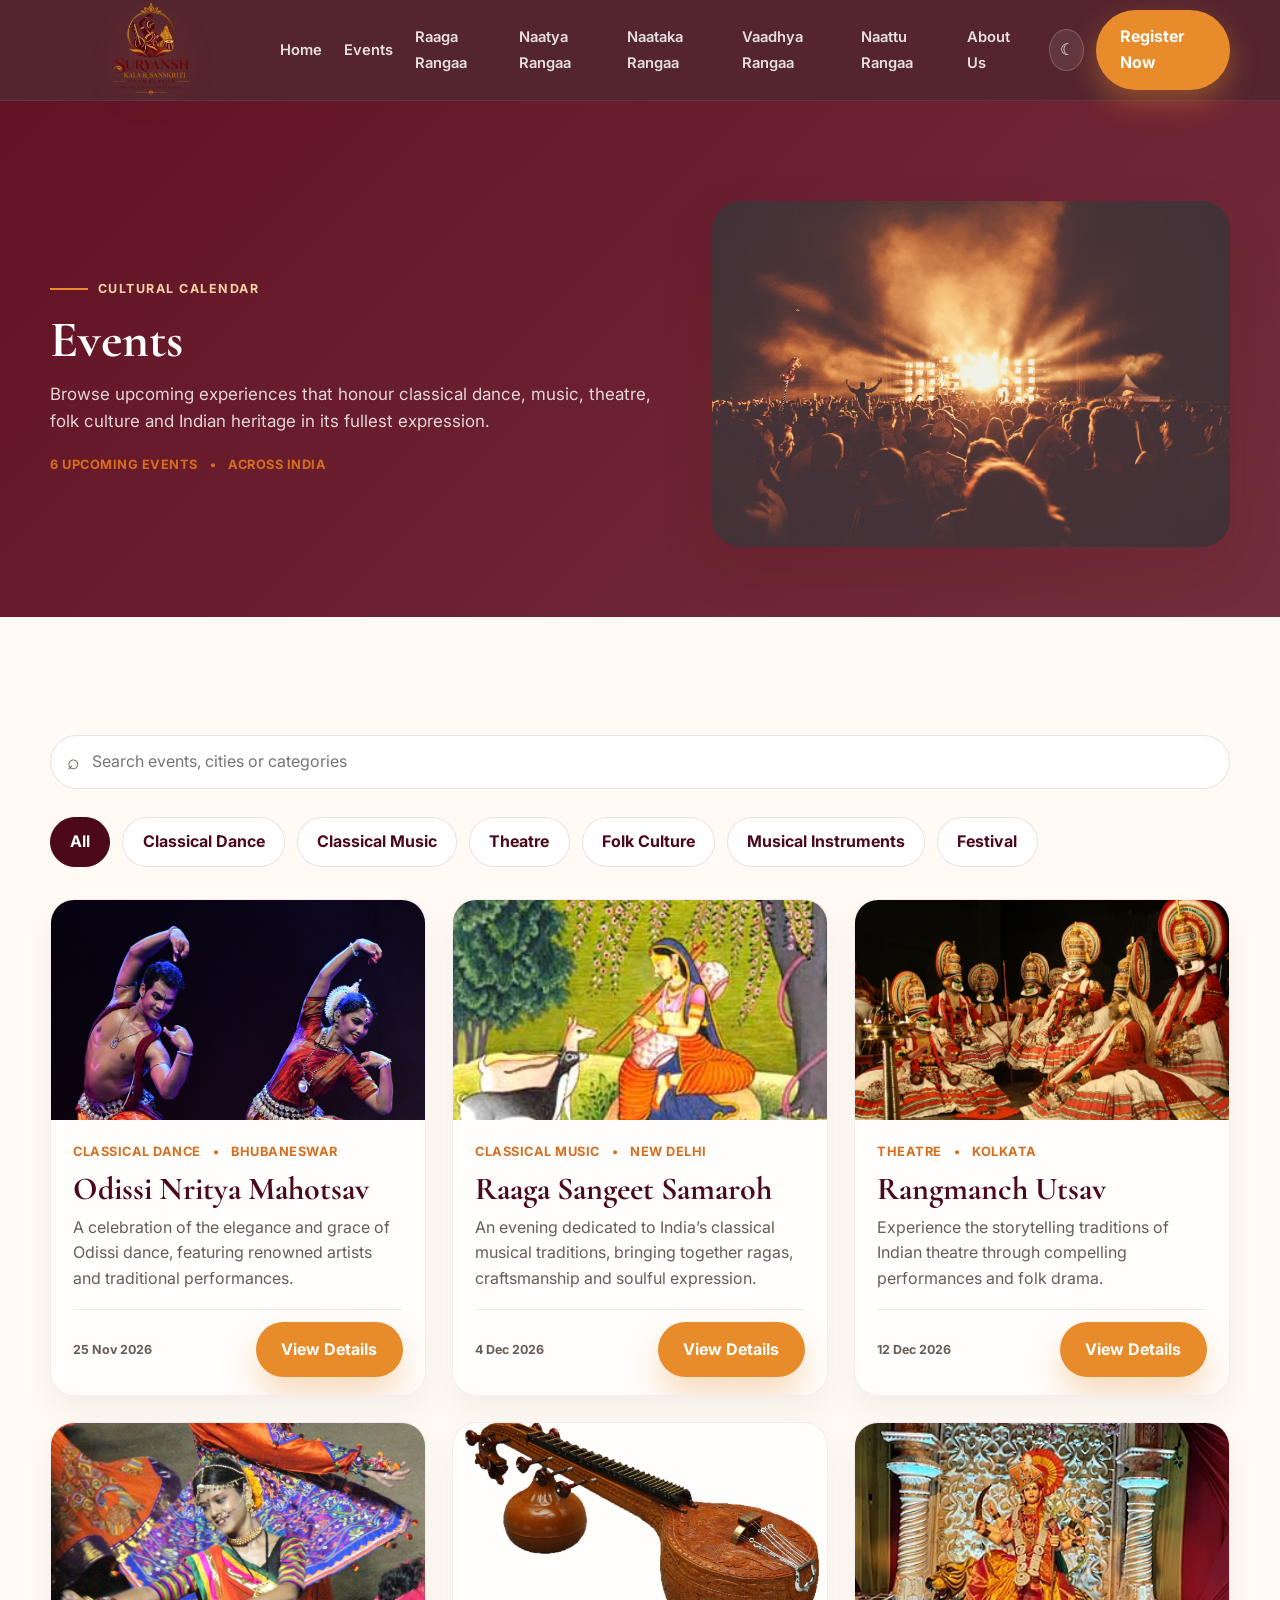
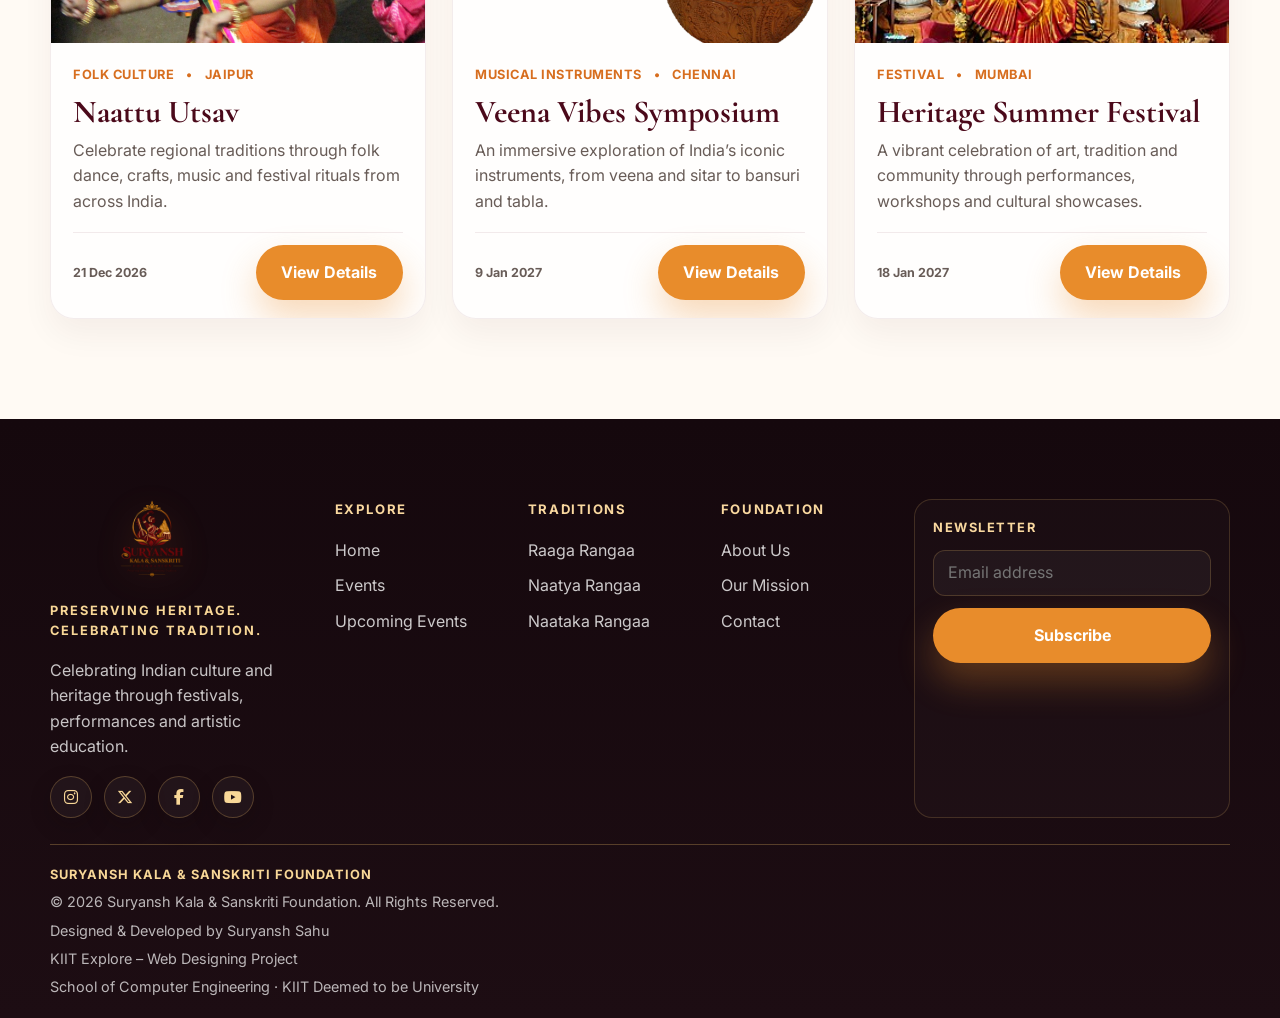
<file: events.html>
<!DOCTYPE html>
<html lang="en">
  <head>
    <meta charset="UTF-8" />
    <meta name="viewport" content="width=device-width, initial-scale=1.0" />
    <title>Events | Suryansh Kala & Sanskriti Foundation</title>
    <meta name="description" content="Browse cultural events, festivals, performances and workshops celebrating Indian arts and heritage." />
    <link rel="preconnect" href="https://fonts.googleapis.com" />
    <link rel="preconnect" href="https://fonts.gstatic.com" crossorigin />
    <link href="https://fonts.googleapis.com/css2?family=Cormorant+Garamond:wght@500;600;700&family=Inter:wght@400;500;600;700;800&display=swap" rel="stylesheet" />
    <link rel="stylesheet" href="styles.css" />
    <link rel="stylesheet" href="https://cdnjs.cloudflare.com/ajax/libs/font-awesome/6.5.2/css/all.min.css" crossorigin="anonymous" referrerpolicy="no-referrer" />
  </head>
  <body>
    <header class="site-header">
      <div class="container nav-wrap">
        <a class="brand" href="index.html" aria-label="Suryansh Kala and Sanskriti Foundation home">
          <img src="images/suryansh-logo.png" alt="Suryansh Kala and Sanskriti Foundation logo" class="brand-logo" />
        </a>

        <nav aria-label="Main navigation">
          <ul class="nav-links">
            <li><a href="index.html">Home</a></li>
            <li><a href="events.html">Events</a></li>
            <li><a href="raaga-rangaa.html">Raaga Rangaa</a></li>
            <li><a href="naatya-rangaa.html">Naatya Rangaa</a></li>
            <li><a href="naataka-rangaa.html">Naataka Rangaa</a></li>
            <li><a href="vaadhya-rangaa.html">Vaadhya Rangaa</a></li>
            <li><a href="naattu-rangaa.html">Naattu Rangaa</a></li>
            <li><a href="about.html">About Us</a></li>
          </ul>
        </nav>

        <div style="display: flex; align-items: center; gap: 12px;">
          <button class="theme-toggle" aria-label="Toggle theme">☾</button>
          <a class="nav-cta" href="event-details.html?id=odissi-mahotsav">Register Now</a>
          <button class="nav-toggle" aria-label="Open menu">☰</button>
        </div>
      </div>
    </header>

    <main>
      <section class="page-hero">
        <div class="container">
          <div>
            <div class="eyebrow" style="color: #f4d4a3;">Cultural calendar</div>
            <h1>Events</h1>
            <p class="page-intro">Browse upcoming experiences that honour classical dance, music, theatre, folk culture and Indian heritage in its fullest expression.</p>
            <div class="meta-row">
              <span>6 upcoming events</span>
              <span>•</span>
              <span>Across India</span>
            </div>
          </div>
          <img src="images/republic-day.jpg" alt="Indian Republic Day celebration with patriotic colors" />
        </div>
      </section>

      <section class="section">
        <div class="container">
          <div class="search-box">
            <span>⌕</span>
            <input id="eventSearch" type="text" placeholder="Search events, cities or categories" aria-label="Search events" />
          </div>

          <div class="filters" aria-label="Category filters">
            <button class="filter-btn active" data-filter="all">All</button>
            <button class="filter-btn" data-filter="Classical Dance">Classical Dance</button>
            <button class="filter-btn" data-filter="Classical Music">Classical Music</button>
            <button class="filter-btn" data-filter="Theatre">Theatre</button>
            <button class="filter-btn" data-filter="Folk Culture">Folk Culture</button>
            <button class="filter-btn" data-filter="Musical Instruments">Musical Instruments</button>
            <button class="filter-btn" data-filter="Festival">Festival</button>
          </div>

          <div class="event-grid" data-event-grid></div>
        </div>
      </section>
    </main>

    <footer class="site-footer">
      <div class="container">
        <div class="footer-top">
          <div class="footer-brand">
            <div class="brand footer-brand-logo-wrap">
              <img src="images/suryansh-logo.png" alt="Suryansh Kala and Sanskriti Foundation logo" class="brand-logo footer-brand-logo" />
            </div>
            <div class="footer-strap">Preserving Heritage. Celebrating Tradition.</div>
            <p class="footer-intro">Celebrating Indian culture and heritage through festivals, performances and artistic education.</p>
            <div class="social-links" aria-label="Social media links">
              <a href="https://instagram.com" target="_blank" rel="noreferrer" class="social-link" aria-label="Instagram"><i class="fa-brands fa-instagram"></i></a>
              <a href="https://twitter.com" target="_blank" rel="noreferrer" class="social-link" aria-label="Twitter"><i class="fa-brands fa-x-twitter"></i></a>
              <a href="https://facebook.com" target="_blank" rel="noreferrer" class="social-link" aria-label="Facebook"><i class="fa-brands fa-facebook-f"></i></a>
              <a href="https://youtube.com" target="_blank" rel="noreferrer" class="social-link" aria-label="YouTube"><i class="fa-brands fa-youtube"></i></a>
            </div>
          </div>

          <div class="footer-col">
            <h4>Explore</h4>
            <ul class="footer-list">
              <li><a href="index.html">Home</a></li>
              <li><a href="events.html">Events</a></li>
              <li><a href="events.html">Upcoming Events</a></li>
            </ul>
          </div>

          <div class="footer-col">
            <h4>Traditions</h4>
            <ul class="footer-list">
              <li><a href="raaga-rangaa.html">Raaga Rangaa</a></li>
              <li><a href="naatya-rangaa.html">Naatya Rangaa</a></li>
              <li><a href="naataka-rangaa.html">Naataka Rangaa</a></li>
            </ul>
          </div>

          <div class="footer-col">
            <h4>Foundation</h4>
            <ul class="footer-list">
              <li><a href="about.html">About Us</a></li>
              <li><a href="about.html">Our Mission</a></li>
              <li><a href="event-details.html?id=odissi-mahotsav">Contact</a></li>
            </ul>
          </div>

          <div class="footer-newsletter">
            <h4>Newsletter</h4>
            <form id="footerNewsletterForm" novalidate>
              <input type="email" name="footerEmail" placeholder="Email address" aria-label="Newsletter email" required />
              <button class="btn btn-primary" type="submit">Subscribe</button>
            </form>
          </div>
        </div>

        <div class="footer-bottom">
          <div class="footer-credit">
            <strong>Suryansh Kala &amp; Sanskriti Foundation</strong>
            <p>© 2026 Suryansh Kala &amp; Sanskriti Foundation. All Rights Reserved.</p>
            <p>Designed &amp; Developed by Suryansh Sahu</p>
            <p>KIIT Explore – Web Designing Project</p>
            <p>School of Computer Engineering · KIIT Deemed to be University</p>
          </div>
        </div>
      </div>
    </footer>

    <button class="back-to-top" aria-label="Back to top">↑</button>
    <script src="script.js"></script>
  </body>
</html>
</file>
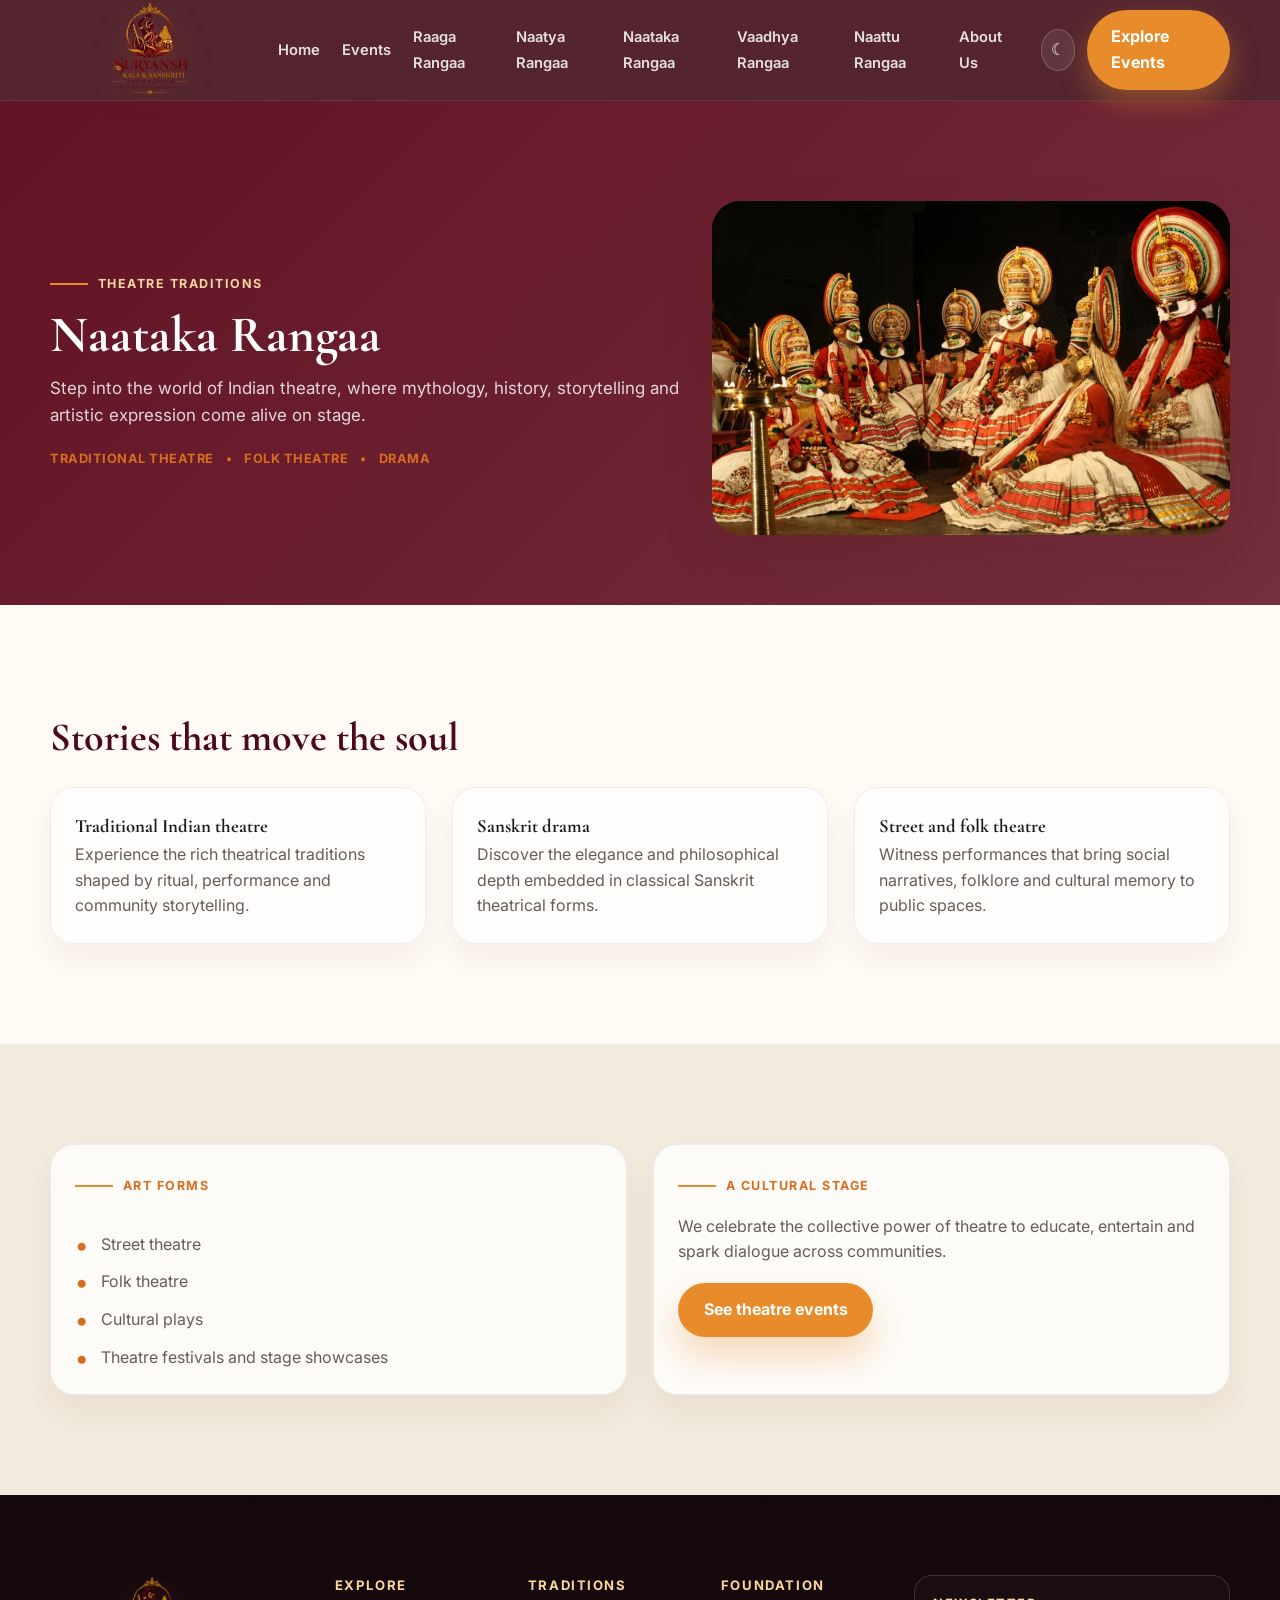
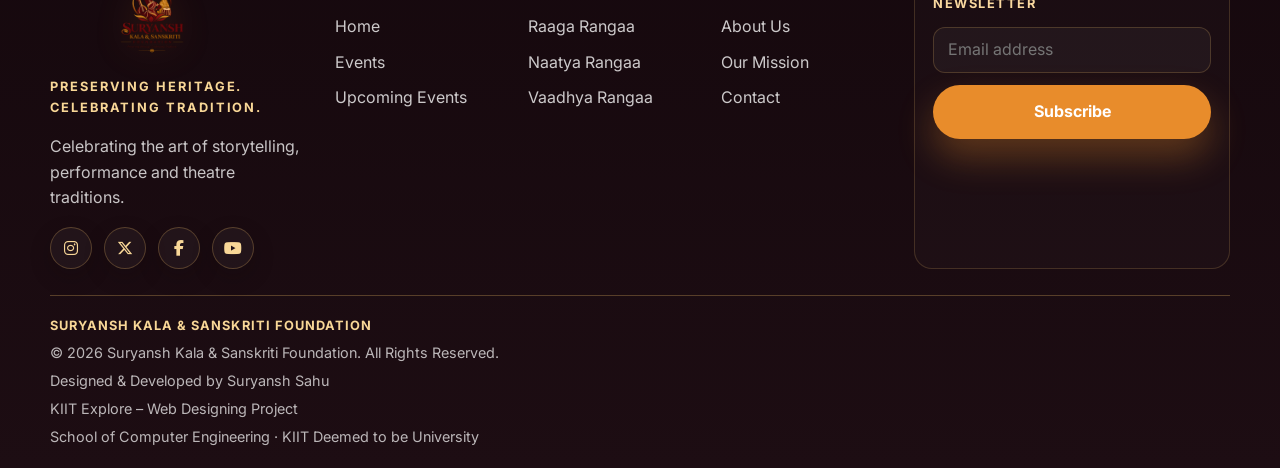
<file: naataka-rangaa.html>
<!DOCTYPE html>
<html lang="en">
  <head>
    <meta charset="UTF-8" />
    <meta name="viewport" content="width=device-width, initial-scale=1.0" />
    <title>Naataka Rangaa | Theatre traditions</title>
    <meta name="description" content="Explore Indian theatre traditions including folk theatre, Sanskrit drama, street theatre and cultural plays." />
    <link rel="preconnect" href="https://fonts.googleapis.com" />
    <link rel="preconnect" href="https://fonts.gstatic.com" crossorigin />
    <link href="https://fonts.googleapis.com/css2?family=Cormorant+Garamond:wght@500;600;700&family=Inter:wght@400;500;600;700;800&display=swap" rel="stylesheet" />
    <link rel="stylesheet" href="styles.css" />
    <link rel="stylesheet" href="https://cdnjs.cloudflare.com/ajax/libs/font-awesome/6.5.2/css/all.min.css" crossorigin="anonymous" referrerpolicy="no-referrer" />
  </head>
  <body>
    <header class="site-header">
      <div class="container nav-wrap">
        <a class="brand" href="index.html" aria-label="Suryansh Kala and Sanskriti Foundation home">
          <img src="images/suryansh-logo.png" alt="Suryansh Kala and Sanskriti Foundation logo" class="brand-logo" />
        </a>

        <nav aria-label="Main navigation">
          <ul class="nav-links">
            <li><a href="index.html">Home</a></li>
            <li><a href="events.html">Events</a></li>
            <li><a href="raaga-rangaa.html">Raaga Rangaa</a></li>
            <li><a href="naatya-rangaa.html">Naatya Rangaa</a></li>
            <li><a href="naataka-rangaa.html">Naataka Rangaa</a></li>
            <li><a href="vaadhya-rangaa.html">Vaadhya Rangaa</a></li>
            <li><a href="naattu-rangaa.html">Naattu Rangaa</a></li>
            <li><a href="about.html">About Us</a></li>
          </ul>
        </nav>

        <div style="display: flex; align-items: center; gap: 12px;">
          <button class="theme-toggle" aria-label="Toggle theme">☾</button>
          <a class="nav-cta" href="events.html">Explore Events</a>
          <button class="nav-toggle" aria-label="Open menu">☰</button>
        </div>
      </div>
    </header>

    <main>
      <section class="page-hero">
        <div class="container">
          <div>
            <div class="eyebrow" style="color: #f4d4a3;">Theatre traditions</div>
            <h1>Naataka Rangaa</h1>
            <p class="page-intro">Step into the world of Indian theatre, where mythology, history, storytelling and artistic expression come alive on stage.</p>
            <div class="meta-row">
              <span>Traditional theatre</span>
              <span>•</span>
              <span>Folk theatre</span>
              <span>•</span>
              <span>Drama</span>
            </div>
          </div>
          <img src="images/theatre.jpg" alt="Indian theatre performance on stage" />
        </div>
      </section>

      <section class="section">
        <div class="container">
          <h2 class="h2-title">Stories that move the soul</h2>
          <div class="info-grid">
            <div class="info-box">
              <h3>Traditional Indian theatre</h3>
              <p>Experience the rich theatrical traditions shaped by ritual, performance and community storytelling.</p>
            </div>
            <div class="info-box">
              <h3>Sanskrit drama</h3>
              <p>Discover the elegance and philosophical depth embedded in classical Sanskrit theatrical forms.</p>
            </div>
            <div class="info-box">
              <h3>Street and folk theatre</h3>
              <p>Witness performances that bring social narratives, folklore and cultural memory to public spaces.</p>
            </div>
          </div>
        </div>
      </section>

      <section class="section section-cream">
        <div class="container">
          <div class="two-col-grid">
            <div class="info-box">
              <div class="eyebrow" style="color: var(--saffron-600);">Art forms</div>
              <ul class="highlight-list">
                <li>Street theatre</li>
                <li>Folk theatre</li>
                <li>Cultural plays</li>
                <li>Theatre festivals and stage showcases</li>
              </ul>
            </div>
            <div class="info-box">
              <div class="eyebrow" style="color: var(--saffron-600);">A cultural stage</div>
              <p>We celebrate the collective power of theatre to educate, entertain and spark dialogue across communities.</p>
              <a class="btn btn-primary" href="events.html" style="margin-top: 18px;">See theatre events</a>
            </div>
          </div>
        </div>
      </section>
    </main>

    <footer class="site-footer">
      <div class="container">
        <div class="footer-top">
          <div class="footer-brand">
            <div class="brand footer-brand-logo-wrap">
              <img src="images/suryansh-logo.png" alt="Suryansh Kala and Sanskriti Foundation logo" class="brand-logo footer-brand-logo" />
            </div>
            <div class="footer-strap">Preserving Heritage. Celebrating Tradition.</div>
            <p class="footer-intro">Celebrating the art of storytelling, performance and theatre traditions.</p>
            <div class="social-links" aria-label="Social media links">
              <a href="https://instagram.com" target="_blank" rel="noreferrer" class="social-link" aria-label="Instagram"><i class="fa-brands fa-instagram"></i></a>
              <a href="https://twitter.com" target="_blank" rel="noreferrer" class="social-link" aria-label="Twitter"><i class="fa-brands fa-x-twitter"></i></a>
              <a href="https://facebook.com" target="_blank" rel="noreferrer" class="social-link" aria-label="Facebook"><i class="fa-brands fa-facebook-f"></i></a>
              <a href="https://youtube.com" target="_blank" rel="noreferrer" class="social-link" aria-label="YouTube"><i class="fa-brands fa-youtube"></i></a>
            </div>
          </div>

          <div class="footer-col">
            <h4>Explore</h4>
            <ul class="footer-list">
              <li><a href="index.html">Home</a></li>
              <li><a href="events.html">Events</a></li>
              <li><a href="events.html">Upcoming Events</a></li>
            </ul>
          </div>

          <div class="footer-col">
            <h4>Traditions</h4>
            <ul class="footer-list">
              <li><a href="raaga-rangaa.html">Raaga Rangaa</a></li>
              <li><a href="naatya-rangaa.html">Naatya Rangaa</a></li>
              <li><a href="vaadhya-rangaa.html">Vaadhya Rangaa</a></li>
            </ul>
          </div>

          <div class="footer-col">
            <h4>Foundation</h4>
            <ul class="footer-list">
              <li><a href="about.html">About Us</a></li>
              <li><a href="about.html">Our Mission</a></li>
              <li><a href="event-details.html?id=rangmanch-utsav">Contact</a></li>
            </ul>
          </div>

          <div class="footer-newsletter">
            <h4>Newsletter</h4>
            <form id="footerNewsletterForm" novalidate>
              <input type="email" name="footerEmail" placeholder="Email address" aria-label="Newsletter email" required />
              <button class="btn btn-primary" type="submit">Subscribe</button>
            </form>
          </div>
        </div>

        <div class="footer-bottom">
          <div class="footer-credit">
            <strong>Suryansh Kala &amp; Sanskriti Foundation</strong>
            <p>© 2026 Suryansh Kala &amp; Sanskriti Foundation. All Rights Reserved.</p>
            <p>Designed &amp; Developed by Suryansh Sahu</p>
            <p>KIIT Explore – Web Designing Project</p>
            <p>School of Computer Engineering · KIIT Deemed to be University</p>
          </div>
        </div>
      </div>
    </footer>

    <button class="back-to-top" aria-label="Back to top">↑</button>
    <script src="script.js"></script>
  </body>
</html>
</file>
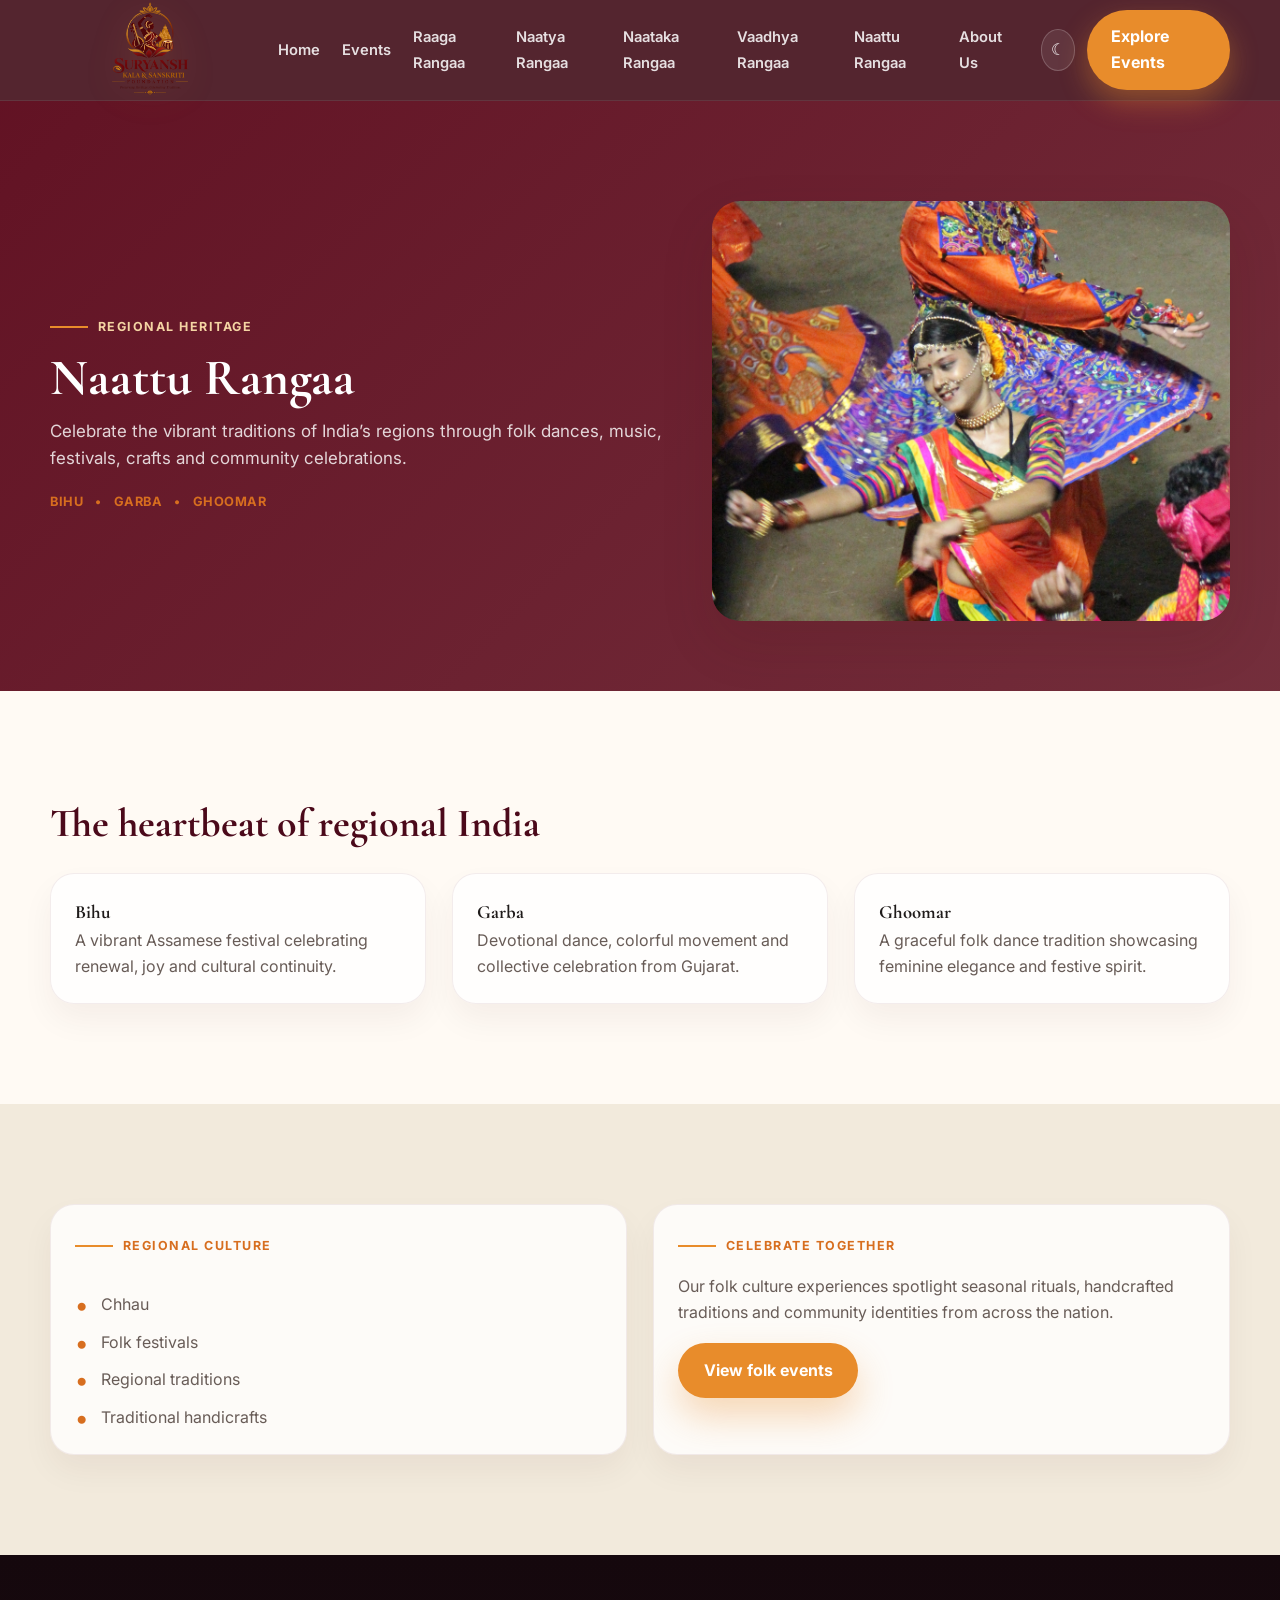
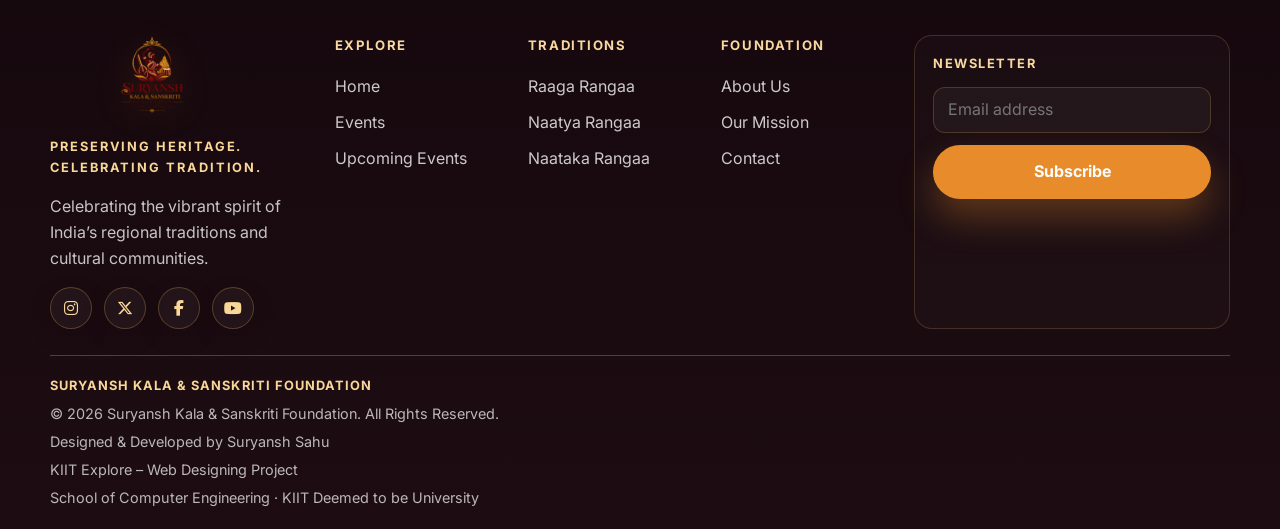
<file: naattu-rangaa.html>
<!DOCTYPE html>
<html lang="en">
  <head>
    <meta charset="UTF-8" />
    <meta name="viewport" content="width=device-width, initial-scale=1.0" />
    <title>Naattu Rangaa | Folk culture</title>
    <meta name="description" content="Celebrate India's regional folk culture through dance, music, crafts, festivals and traditional community celebrations." />
    <link rel="preconnect" href="https://fonts.googleapis.com" />
    <link rel="preconnect" href="https://fonts.gstatic.com" crossorigin />
    <link href="https://fonts.googleapis.com/css2?family=Cormorant+Garamond:wght@500;600;700&family=Inter:wght@400;500;600;700;800&display=swap" rel="stylesheet" />
    <link rel="stylesheet" href="styles.css" />
    <link rel="stylesheet" href="https://cdnjs.cloudflare.com/ajax/libs/font-awesome/6.5.2/css/all.min.css" crossorigin="anonymous" referrerpolicy="no-referrer" />
  </head>
  <body>
    <header class="site-header">
      <div class="container nav-wrap">
        <a class="brand" href="index.html" aria-label="Suryansh Kala and Sanskriti Foundation home">
          <img src="images/suryansh-logo.png" alt="Suryansh Kala and Sanskriti Foundation logo" class="brand-logo" />
        </a>

        <nav aria-label="Main navigation">
          <ul class="nav-links">
            <li><a href="index.html">Home</a></li>
            <li><a href="events.html">Events</a></li>
            <li><a href="raaga-rangaa.html">Raaga Rangaa</a></li>
            <li><a href="naatya-rangaa.html">Naatya Rangaa</a></li>
            <li><a href="naataka-rangaa.html">Naataka Rangaa</a></li>
            <li><a href="vaadhya-rangaa.html">Vaadhya Rangaa</a></li>
            <li><a href="naattu-rangaa.html">Naattu Rangaa</a></li>
            <li><a href="about.html">About Us</a></li>
          </ul>
        </nav>

        <div style="display: flex; align-items: center; gap: 12px;">
          <button class="theme-toggle" aria-label="Toggle theme">☾</button>
          <a class="nav-cta" href="events.html">Explore Events</a>
          <button class="nav-toggle" aria-label="Open menu">☰</button>
        </div>
      </div>
    </header>

    <main>
      <section class="page-hero">
        <div class="container">
          <div>
            <div class="eyebrow" style="color: #f4d4a3;">Regional heritage</div>
            <h1>Naattu Rangaa</h1>
            <p class="page-intro">Celebrate the vibrant traditions of India’s regions through folk dances, music, festivals, crafts and community celebrations.</p>
            <div class="meta-row">
              <span>Bihu</span>
              <span>•</span>
              <span>Garba</span>
              <span>•</span>
              <span>Ghoomar</span>
            </div>
          </div>
          <img src="images/folk.jpg" alt="Colourful folk dance celebration representing regional Indian culture" />
        </div>
      </section>

      <section class="section">
        <div class="container">
          <h2 class="h2-title">The heartbeat of regional India</h2>
          <div class="info-grid">
            <div class="info-box">
              <h3>Bihu</h3>
              <p>A vibrant Assamese festival celebrating renewal, joy and cultural continuity.</p>
            </div>
            <div class="info-box">
              <h3>Garba</h3>
              <p>Devotional dance, colorful movement and collective celebration from Gujarat.</p>
            </div>
            <div class="info-box">
              <h3>Ghoomar</h3>
              <p>A graceful folk dance tradition showcasing feminine elegance and festive spirit.</p>
            </div>
          </div>
        </div>
      </section>

      <section class="section section-cream">
        <div class="container">
          <div class="two-col-grid">
            <div class="info-box">
              <div class="eyebrow" style="color: var(--saffron-600);">Regional culture</div>
              <ul class="highlight-list">
                <li>Chhau</li>
                <li>Folk festivals</li>
                <li>Regional traditions</li>
                <li>Traditional handicrafts</li>
              </ul>
            </div>
            <div class="info-box">
              <div class="eyebrow" style="color: var(--saffron-600);">Celebrate together</div>
              <p>Our folk culture experiences spotlight seasonal rituals, handcrafted traditions and community identities from across the nation.</p>
              <a class="btn btn-primary" href="events.html" style="margin-top: 18px;">View folk events</a>
            </div>
          </div>
        </div>
      </section>
    </main>

    <footer class="site-footer">
      <div class="container">
        <div class="footer-top">
          <div class="footer-brand">
            <div class="brand footer-brand-logo-wrap">
              <img src="images/suryansh-logo.png" alt="Suryansh Kala and Sanskriti Foundation logo" class="brand-logo footer-brand-logo" />
            </div>
            <div class="footer-strap">Preserving Heritage. Celebrating Tradition.</div>
            <p class="footer-intro">Celebrating the vibrant spirit of India’s regional traditions and cultural communities.</p>
            <div class="social-links" aria-label="Social media links">
              <a href="https://instagram.com" target="_blank" rel="noreferrer" class="social-link" aria-label="Instagram"><i class="fa-brands fa-instagram"></i></a>
              <a href="https://twitter.com" target="_blank" rel="noreferrer" class="social-link" aria-label="Twitter"><i class="fa-brands fa-x-twitter"></i></a>
              <a href="https://facebook.com" target="_blank" rel="noreferrer" class="social-link" aria-label="Facebook"><i class="fa-brands fa-facebook-f"></i></a>
              <a href="https://youtube.com" target="_blank" rel="noreferrer" class="social-link" aria-label="YouTube"><i class="fa-brands fa-youtube"></i></a>
            </div>
          </div>

          <div class="footer-col">
            <h4>Explore</h4>
            <ul class="footer-list">
              <li><a href="index.html">Home</a></li>
              <li><a href="events.html">Events</a></li>
              <li><a href="events.html">Upcoming Events</a></li>
            </ul>
          </div>

          <div class="footer-col">
            <h4>Traditions</h4>
            <ul class="footer-list">
              <li><a href="raaga-rangaa.html">Raaga Rangaa</a></li>
              <li><a href="naatya-rangaa.html">Naatya Rangaa</a></li>
              <li><a href="naataka-rangaa.html">Naataka Rangaa</a></li>
            </ul>
          </div>

          <div class="footer-col">
            <h4>Foundation</h4>
            <ul class="footer-list">
              <li><a href="about.html">About Us</a></li>
              <li><a href="about.html">Our Mission</a></li>
              <li><a href="event-details.html?id=folk-fest">Contact</a></li>
            </ul>
          </div>

          <div class="footer-newsletter">
            <h4>Newsletter</h4>
            <form id="footerNewsletterForm" novalidate>
              <input type="email" name="footerEmail" placeholder="Email address" aria-label="Newsletter email" required />
              <button class="btn btn-primary" type="submit">Subscribe</button>
            </form>
          </div>
        </div>

        <div class="footer-bottom">
          <div class="footer-credit">
            <strong>Suryansh Kala &amp; Sanskriti Foundation</strong>
            <p>© 2026 Suryansh Kala &amp; Sanskriti Foundation. All Rights Reserved.</p>
            <p>Designed &amp; Developed by Suryansh Sahu</p>
            <p>KIIT Explore – Web Designing Project</p>
            <p>School of Computer Engineering · KIIT Deemed to be University</p>
          </div>
        </div>
      </div>
    </footer>

    <button class="back-to-top" aria-label="Back to top">↑</button>
    <script src="script.js"></script>
  </body>
</html>
</file>
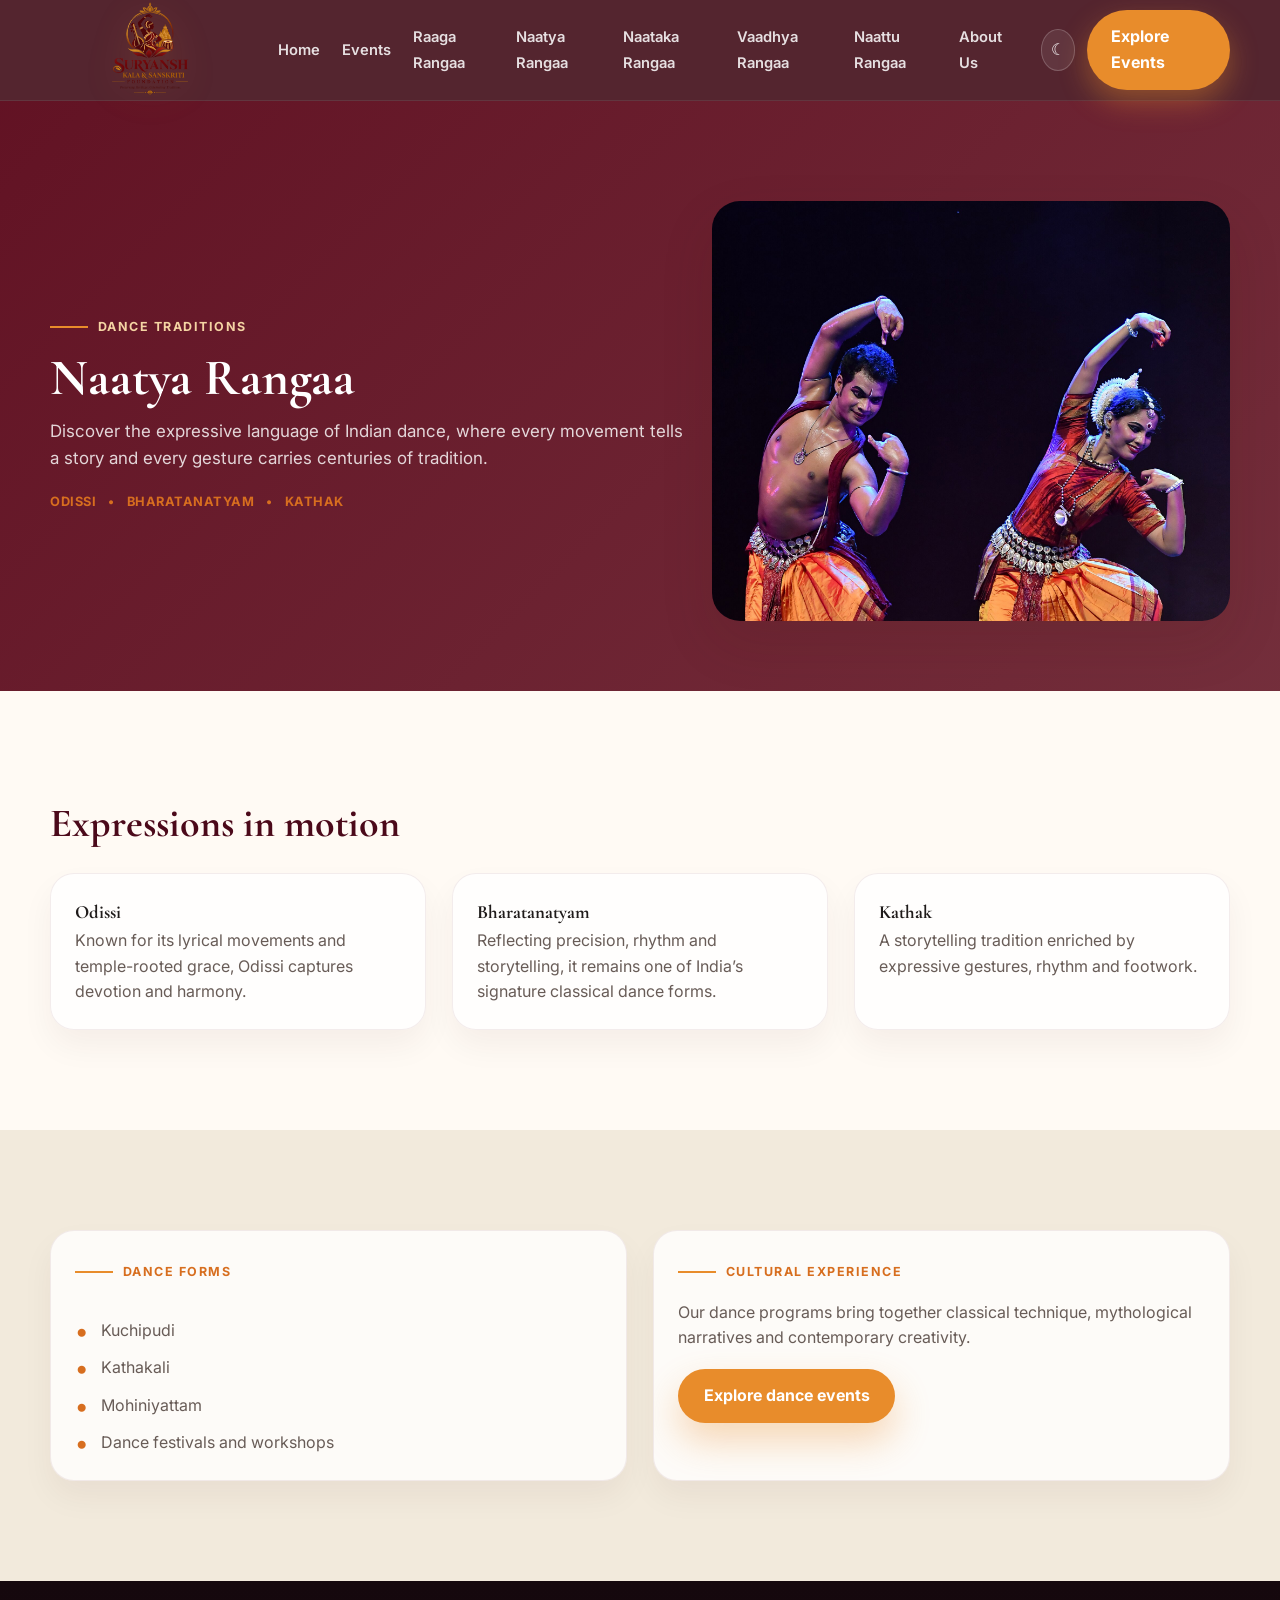
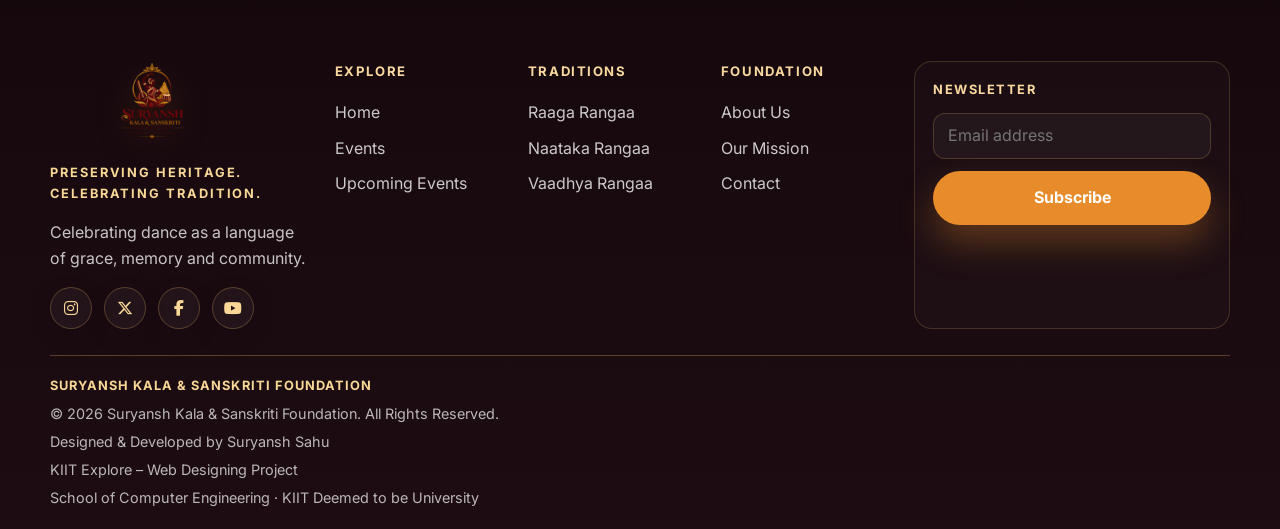
<file: naatya-rangaa.html>
<!DOCTYPE html>
<html lang="en">
  <head>
    <meta charset="UTF-8" />
    <meta name="viewport" content="width=device-width, initial-scale=1.0" />
    <title>Naatya Rangaa | Dance traditions</title>
    <meta name="description" content="Discover Indian dance traditions including Odissi, Bharatanatyam, Kathak, Kuchipudi, Kathakali and Mohiniyattam." />
    <link rel="preconnect" href="https://fonts.googleapis.com" />
    <link rel="preconnect" href="https://fonts.gstatic.com" crossorigin />
    <link href="https://fonts.googleapis.com/css2?family=Cormorant+Garamond:wght@500;600;700&family=Inter:wght@400;500;600;700;800&display=swap" rel="stylesheet" />
    <link rel="stylesheet" href="styles.css" />
    <link rel="stylesheet" href="https://cdnjs.cloudflare.com/ajax/libs/font-awesome/6.5.2/css/all.min.css" crossorigin="anonymous" referrerpolicy="no-referrer" />
  </head>
  <body>
    <header class="site-header">
      <div class="container nav-wrap">
        <a class="brand" href="index.html" aria-label="Suryansh Kala and Sanskriti Foundation home">
          <img src="images/suryansh-logo.png" alt="Suryansh Kala and Sanskriti Foundation logo" class="brand-logo" />
        </a>

        <nav aria-label="Main navigation">
          <ul class="nav-links">
            <li><a href="index.html">Home</a></li>
            <li><a href="events.html">Events</a></li>
            <li><a href="raaga-rangaa.html">Raaga Rangaa</a></li>
            <li><a href="naatya-rangaa.html">Naatya Rangaa</a></li>
            <li><a href="naataka-rangaa.html">Naataka Rangaa</a></li>
            <li><a href="vaadhya-rangaa.html">Vaadhya Rangaa</a></li>
            <li><a href="naattu-rangaa.html">Naattu Rangaa</a></li>
            <li><a href="about.html">About Us</a></li>
          </ul>
        </nav>

        <div style="display: flex; align-items: center; gap: 12px;">
          <button class="theme-toggle" aria-label="Toggle theme">☾</button>
          <a class="nav-cta" href="events.html">Explore Events</a>
          <button class="nav-toggle" aria-label="Open menu">☰</button>
        </div>
      </div>
    </header>

    <main>
      <section class="page-hero">
        <div class="container">
          <div>
            <div class="eyebrow" style="color: #f4d4a3;">Dance traditions</div>
            <h1>Naatya Rangaa</h1>
            <p class="page-intro">Discover the expressive language of Indian dance, where every movement tells a story and every gesture carries centuries of tradition.</p>
            <div class="meta-row">
              <span>Odissi</span>
              <span>•</span>
              <span>Bharatanatyam</span>
              <span>•</span>
              <span>Kathak</span>
            </div>
          </div>
          <img src="images/odissi.jpg" alt="Odissi classical dance performance" />
        </div>
      </section>

      <section class="section">
        <div class="container">
          <h2 class="h2-title">Expressions in motion</h2>
          <div class="info-grid">
            <div class="info-box">
              <h3>Odissi</h3>
              <p>Known for its lyrical movements and temple-rooted grace, Odissi captures devotion and harmony.</p>
            </div>
            <div class="info-box">
              <h3>Bharatanatyam</h3>
              <p>Reflecting precision, rhythm and storytelling, it remains one of India’s signature classical dance forms.</p>
            </div>
            <div class="info-box">
              <h3>Kathak</h3>
              <p>A storytelling tradition enriched by expressive gestures, rhythm and footwork.</p>
            </div>
          </div>
        </div>
      </section>

      <section class="section section-cream">
        <div class="container">
          <div class="two-col-grid">
            <div class="info-box">
              <div class="eyebrow" style="color: var(--saffron-600);">Dance forms</div>
              <ul class="highlight-list">
                <li>Kuchipudi</li>
                <li>Kathakali</li>
                <li>Mohiniyattam</li>
                <li>Dance festivals and workshops</li>
              </ul>
            </div>
            <div class="info-box">
              <div class="eyebrow" style="color: var(--saffron-600);">Cultural experience</div>
              <p>Our dance programs bring together classical technique, mythological narratives and contemporary creativity.</p>
              <a class="btn btn-primary" href="events.html" style="margin-top: 18px;">Explore dance events</a>
            </div>
          </div>
        </div>
      </section>
    </main>

    <footer class="site-footer">
      <div class="container">
        <div class="footer-top">
          <div class="footer-brand">
            <div class="brand footer-brand-logo-wrap">
              <img src="images/suryansh-logo.png" alt="Suryansh Kala and Sanskriti Foundation logo" class="brand-logo footer-brand-logo" />
            </div>
            <div class="footer-strap">Preserving Heritage. Celebrating Tradition.</div>
            <p class="footer-intro">Celebrating dance as a language of grace, memory and community.</p>
            <div class="social-links" aria-label="Social media links">
              <a href="https://instagram.com" target="_blank" rel="noreferrer" class="social-link" aria-label="Instagram"><i class="fa-brands fa-instagram"></i></a>
              <a href="https://twitter.com" target="_blank" rel="noreferrer" class="social-link" aria-label="Twitter"><i class="fa-brands fa-x-twitter"></i></a>
              <a href="https://facebook.com" target="_blank" rel="noreferrer" class="social-link" aria-label="Facebook"><i class="fa-brands fa-facebook-f"></i></a>
              <a href="https://youtube.com" target="_blank" rel="noreferrer" class="social-link" aria-label="YouTube"><i class="fa-brands fa-youtube"></i></a>
            </div>
          </div>

          <div class="footer-col">
            <h4>Explore</h4>
            <ul class="footer-list">
              <li><a href="index.html">Home</a></li>
              <li><a href="events.html">Events</a></li>
              <li><a href="events.html">Upcoming Events</a></li>
            </ul>
          </div>

          <div class="footer-col">
            <h4>Traditions</h4>
            <ul class="footer-list">
              <li><a href="raaga-rangaa.html">Raaga Rangaa</a></li>
              <li><a href="naataka-rangaa.html">Naataka Rangaa</a></li>
              <li><a href="vaadhya-rangaa.html">Vaadhya Rangaa</a></li>
            </ul>
          </div>

          <div class="footer-col">
            <h4>Foundation</h4>
            <ul class="footer-list">
              <li><a href="about.html">About Us</a></li>
              <li><a href="about.html">Our Mission</a></li>
              <li><a href="event-details.html?id=odissi-mahotsav">Contact</a></li>
            </ul>
          </div>

          <div class="footer-newsletter">
            <h4>Newsletter</h4>
            <form id="footerNewsletterForm" novalidate>
              <input type="email" name="footerEmail" placeholder="Email address" aria-label="Newsletter email" required />
              <button class="btn btn-primary" type="submit">Subscribe</button>
            </form>
          </div>
        </div>

        <div class="footer-bottom">
          <div class="footer-credit">
            <strong>Suryansh Kala &amp; Sanskriti Foundation</strong>
            <p>© 2026 Suryansh Kala &amp; Sanskriti Foundation. All Rights Reserved.</p>
            <p>Designed &amp; Developed by Suryansh Sahu</p>
            <p>KIIT Explore – Web Designing Project</p>
            <p>School of Computer Engineering · KIIT Deemed to be University</p>
          </div>
        </div>
      </div>
    </footer>

    <button class="back-to-top" aria-label="Back to top">↑</button>
    <script src="script.js"></script>
  </body>
</html>
</file>
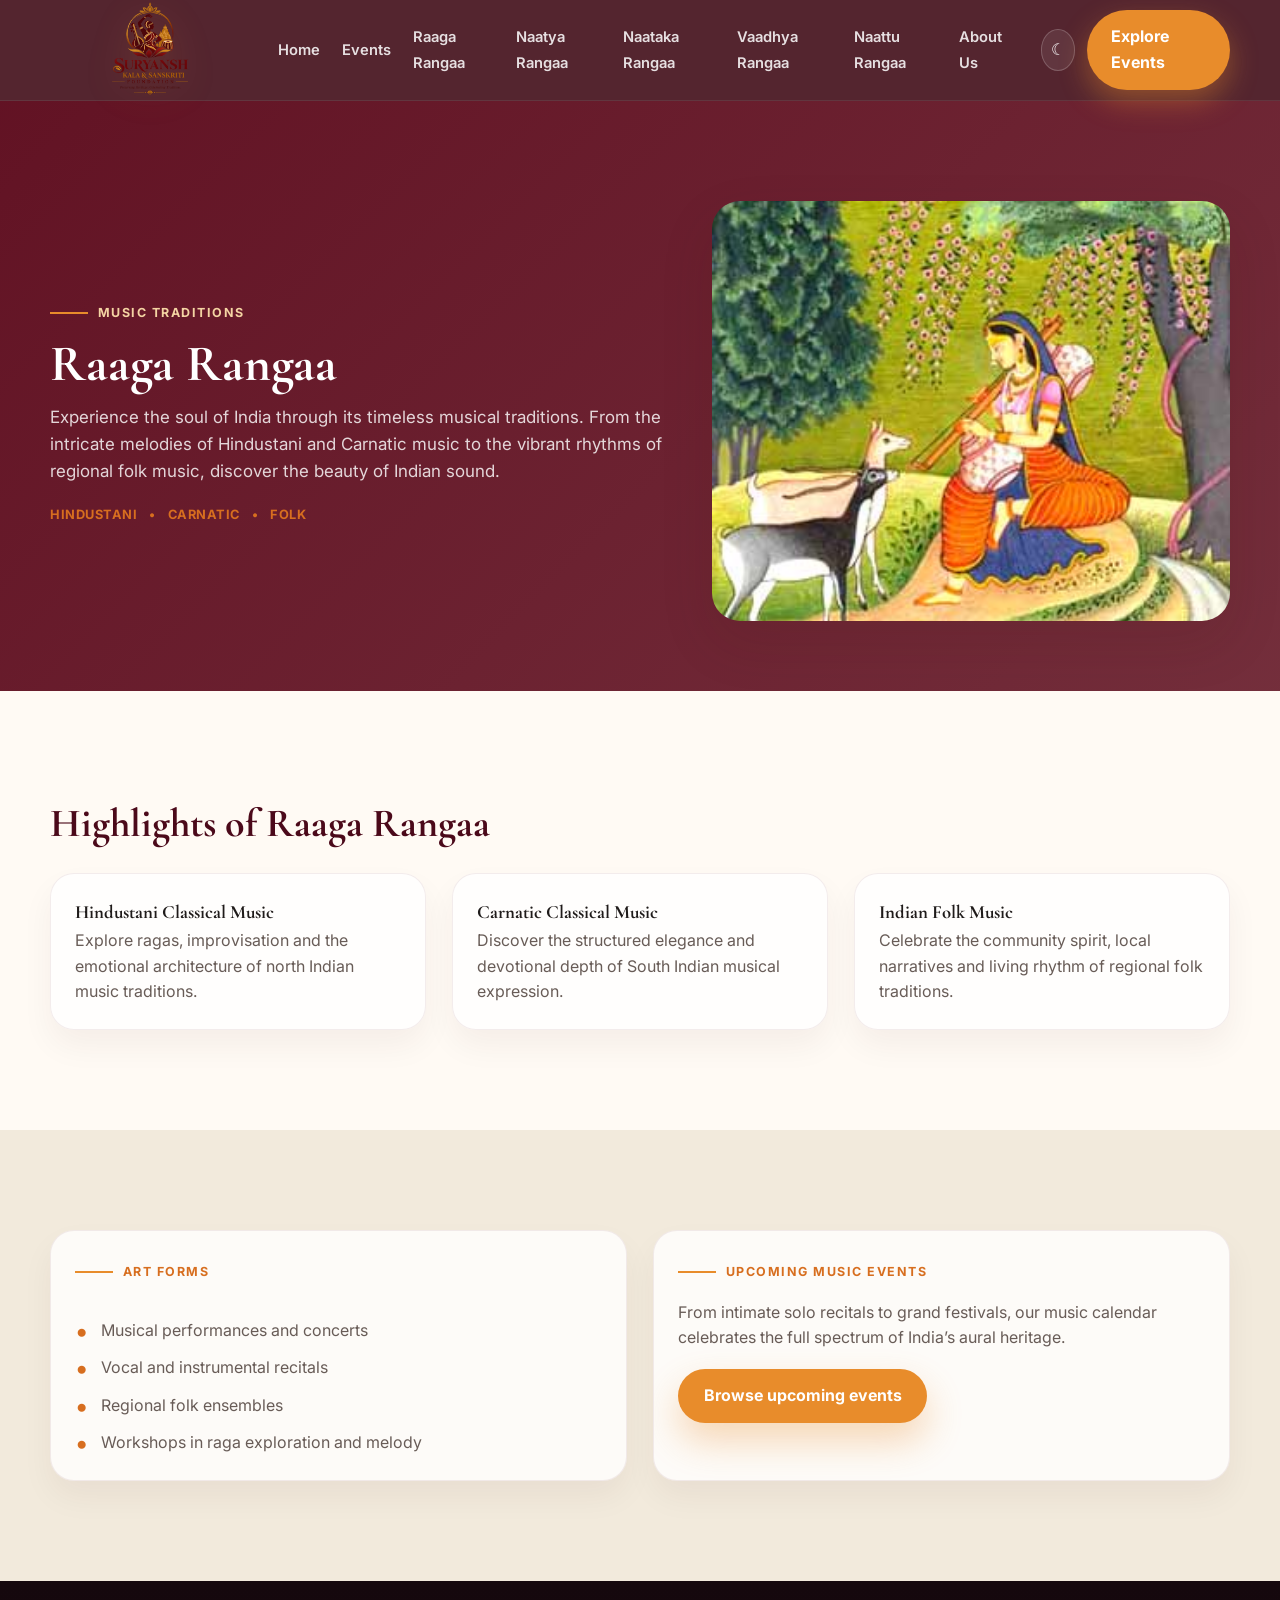
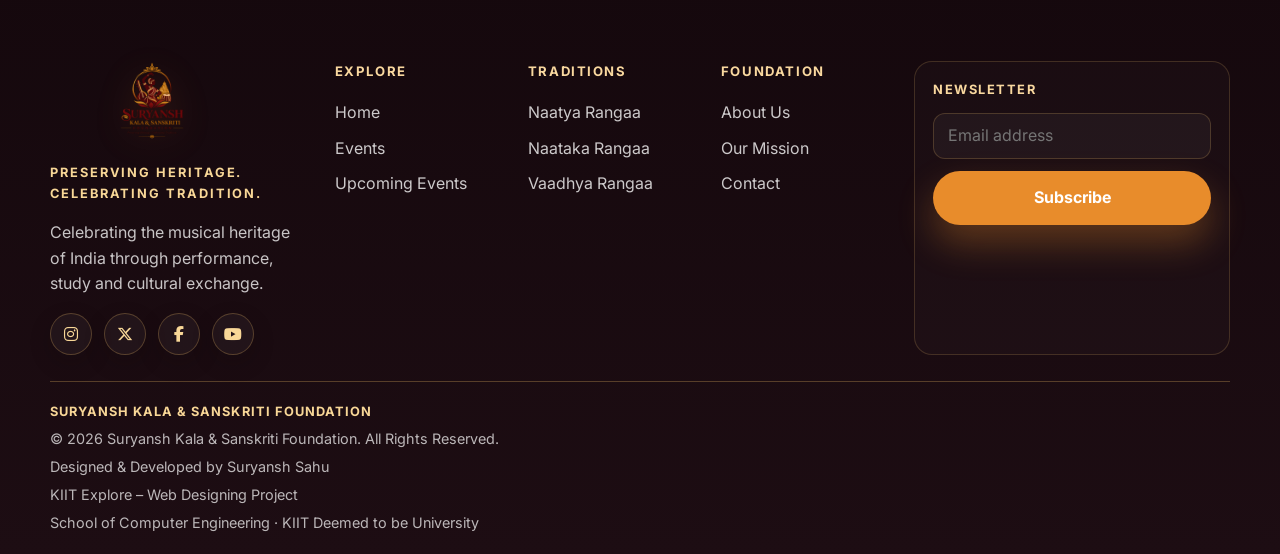
<file: raaga-rangaa.html>
<!DOCTYPE html>
<html lang="en">
  <head>
    <meta charset="UTF-8" />
    <meta name="viewport" content="width=device-width, initial-scale=1.0" />
    <title>Raaga Rangaa | Music traditions</title>
    <meta name="description" content="Explore the world of Indian music through Hindustani and Carnatic traditions, folk melodies and upcoming musical performances." />
    <link rel="preconnect" href="https://fonts.googleapis.com" />
    <link rel="preconnect" href="https://fonts.gstatic.com" crossorigin />
    <link href="https://fonts.googleapis.com/css2?family=Cormorant+Garamond:wght@500;600;700&family=Inter:wght@400;500;600;700;800&display=swap" rel="stylesheet" />
    <link rel="stylesheet" href="styles.css" />
    <link rel="stylesheet" href="https://cdnjs.cloudflare.com/ajax/libs/font-awesome/6.5.2/css/all.min.css" crossorigin="anonymous" referrerpolicy="no-referrer" />
  </head>
  <body>
    <header class="site-header">
      <div class="container nav-wrap">
        <a class="brand" href="index.html" aria-label="Suryansh Kala and Sanskriti Foundation home">
          <img src="images/suryansh-logo.png" alt="Suryansh Kala and Sanskriti Foundation logo" class="brand-logo" />
        </a>

        <nav aria-label="Main navigation">
          <ul class="nav-links">
            <li><a href="index.html">Home</a></li>
            <li><a href="events.html">Events</a></li>
            <li><a href="raaga-rangaa.html">Raaga Rangaa</a></li>
            <li><a href="naatya-rangaa.html">Naatya Rangaa</a></li>
            <li><a href="naataka-rangaa.html">Naataka Rangaa</a></li>
            <li><a href="vaadhya-rangaa.html">Vaadhya Rangaa</a></li>
            <li><a href="naattu-rangaa.html">Naattu Rangaa</a></li>
            <li><a href="about.html">About Us</a></li>
          </ul>
        </nav>

        <div style="display: flex; align-items: center; gap: 12px;">
          <button class="theme-toggle" aria-label="Toggle theme">☾</button>
          <a class="nav-cta" href="events.html">Explore Events</a>
          <button class="nav-toggle" aria-label="Open menu">☰</button>
        </div>
      </div>
    </header>

    <main>
      <section class="page-hero">
        <div class="container">
          <div>
            <div class="eyebrow" style="color: #f4d4a3;">Music traditions</div>
            <h1>Raaga Rangaa</h1>
            <p class="page-intro">Experience the soul of India through its timeless musical traditions. From the intricate melodies of Hindustani and Carnatic music to the vibrant rhythms of regional folk music, discover the beauty of Indian sound.</p>
            <div class="meta-row">
              <span>Hindustani</span>
              <span>•</span>
              <span>Carnatic</span>
              <span>•</span>
              <span>Folk</span>
            </div>
          </div>
          <img src="images/raaga.jpg" alt="Indian classical music concert with instruments and performance" />
        </div>
      </section>

      <section class="section">
        <div class="container">
          <h2 class="h2-title">Highlights of Raaga Rangaa</h2>
          <div class="info-grid">
            <div class="info-box">
              <h3>Hindustani Classical Music</h3>
              <p>Explore ragas, improvisation and the emotional architecture of north Indian music traditions.</p>
            </div>
            <div class="info-box">
              <h3>Carnatic Classical Music</h3>
              <p>Discover the structured elegance and devotional depth of South Indian musical expression.</p>
            </div>
            <div class="info-box">
              <h3>Indian Folk Music</h3>
              <p>Celebrate the community spirit, local narratives and living rhythm of regional folk traditions.</p>
            </div>
          </div>
        </div>
      </section>

      <section class="section section-cream">
        <div class="container">
          <div class="two-col-grid">
            <div class="info-box">
              <div class="eyebrow" style="color: var(--saffron-600);">Art forms</div>
              <ul class="highlight-list">
                <li>Musical performances and concerts</li>
                <li>Vocal and instrumental recitals</li>
                <li>Regional folk ensembles</li>
                <li>Workshops in raga exploration and melody</li>
              </ul>
            </div>
            <div class="info-box">
              <div class="eyebrow" style="color: var(--saffron-600);">Upcoming music events</div>
              <p>From intimate solo recitals to grand festivals, our music calendar celebrates the full spectrum of India’s aural heritage.</p>
              <a class="btn btn-primary" href="events.html" style="margin-top: 18px;">Browse upcoming events</a>
            </div>
          </div>
        </div>
      </section>
    </main>

    <footer class="site-footer">
      <div class="container">
        <div class="footer-top">
          <div class="footer-brand">
            <div class="brand footer-brand-logo-wrap">
              <img src="images/suryansh-logo.png" alt="Suryansh Kala and Sanskriti Foundation logo" class="brand-logo footer-brand-logo" />
            </div>
            <div class="footer-strap">Preserving Heritage. Celebrating Tradition.</div>
            <p class="footer-intro">Celebrating the musical heritage of India through performance, study and cultural exchange.</p>
            <div class="social-links" aria-label="Social media links">
              <a href="https://instagram.com" target="_blank" rel="noreferrer" class="social-link" aria-label="Instagram"><i class="fa-brands fa-instagram"></i></a>
              <a href="https://twitter.com" target="_blank" rel="noreferrer" class="social-link" aria-label="Twitter"><i class="fa-brands fa-x-twitter"></i></a>
              <a href="https://facebook.com" target="_blank" rel="noreferrer" class="social-link" aria-label="Facebook"><i class="fa-brands fa-facebook-f"></i></a>
              <a href="https://youtube.com" target="_blank" rel="noreferrer" class="social-link" aria-label="YouTube"><i class="fa-brands fa-youtube"></i></a>
            </div>
          </div>

          <div class="footer-col">
            <h4>Explore</h4>
            <ul class="footer-list">
              <li><a href="index.html">Home</a></li>
              <li><a href="events.html">Events</a></li>
              <li><a href="events.html">Upcoming Events</a></li>
            </ul>
          </div>

          <div class="footer-col">
            <h4>Traditions</h4>
            <ul class="footer-list">
              <li><a href="naatya-rangaa.html">Naatya Rangaa</a></li>
              <li><a href="naataka-rangaa.html">Naataka Rangaa</a></li>
              <li><a href="vaadhya-rangaa.html">Vaadhya Rangaa</a></li>
            </ul>
          </div>

          <div class="footer-col">
            <h4>Foundation</h4>
            <ul class="footer-list">
              <li><a href="about.html">About Us</a></li>
              <li><a href="about.html">Our Mission</a></li>
              <li><a href="event-details.html?id=raaga-sangeet-samaroh">Contact</a></li>
            </ul>
          </div>

          <div class="footer-newsletter">
            <h4>Newsletter</h4>
            <form id="footerNewsletterForm" novalidate>
              <input type="email" name="footerEmail" placeholder="Email address" aria-label="Newsletter email" required />
              <button class="btn btn-primary" type="submit">Subscribe</button>
            </form>
          </div>
        </div>

        <div class="footer-bottom">
          <div class="footer-credit">
            <strong>Suryansh Kala &amp; Sanskriti Foundation</strong>
            <p>© 2026 Suryansh Kala &amp; Sanskriti Foundation. All Rights Reserved.</p>
            <p>Designed &amp; Developed by Suryansh Sahu</p>
            <p>KIIT Explore – Web Designing Project</p>
            <p>School of Computer Engineering · KIIT Deemed to be University</p>
          </div>
        </div>
      </div>
    </footer>

    <button class="back-to-top" aria-label="Back to top">↑</button>
    <script src="script.js"></script>
  </body>
</html>
</file>
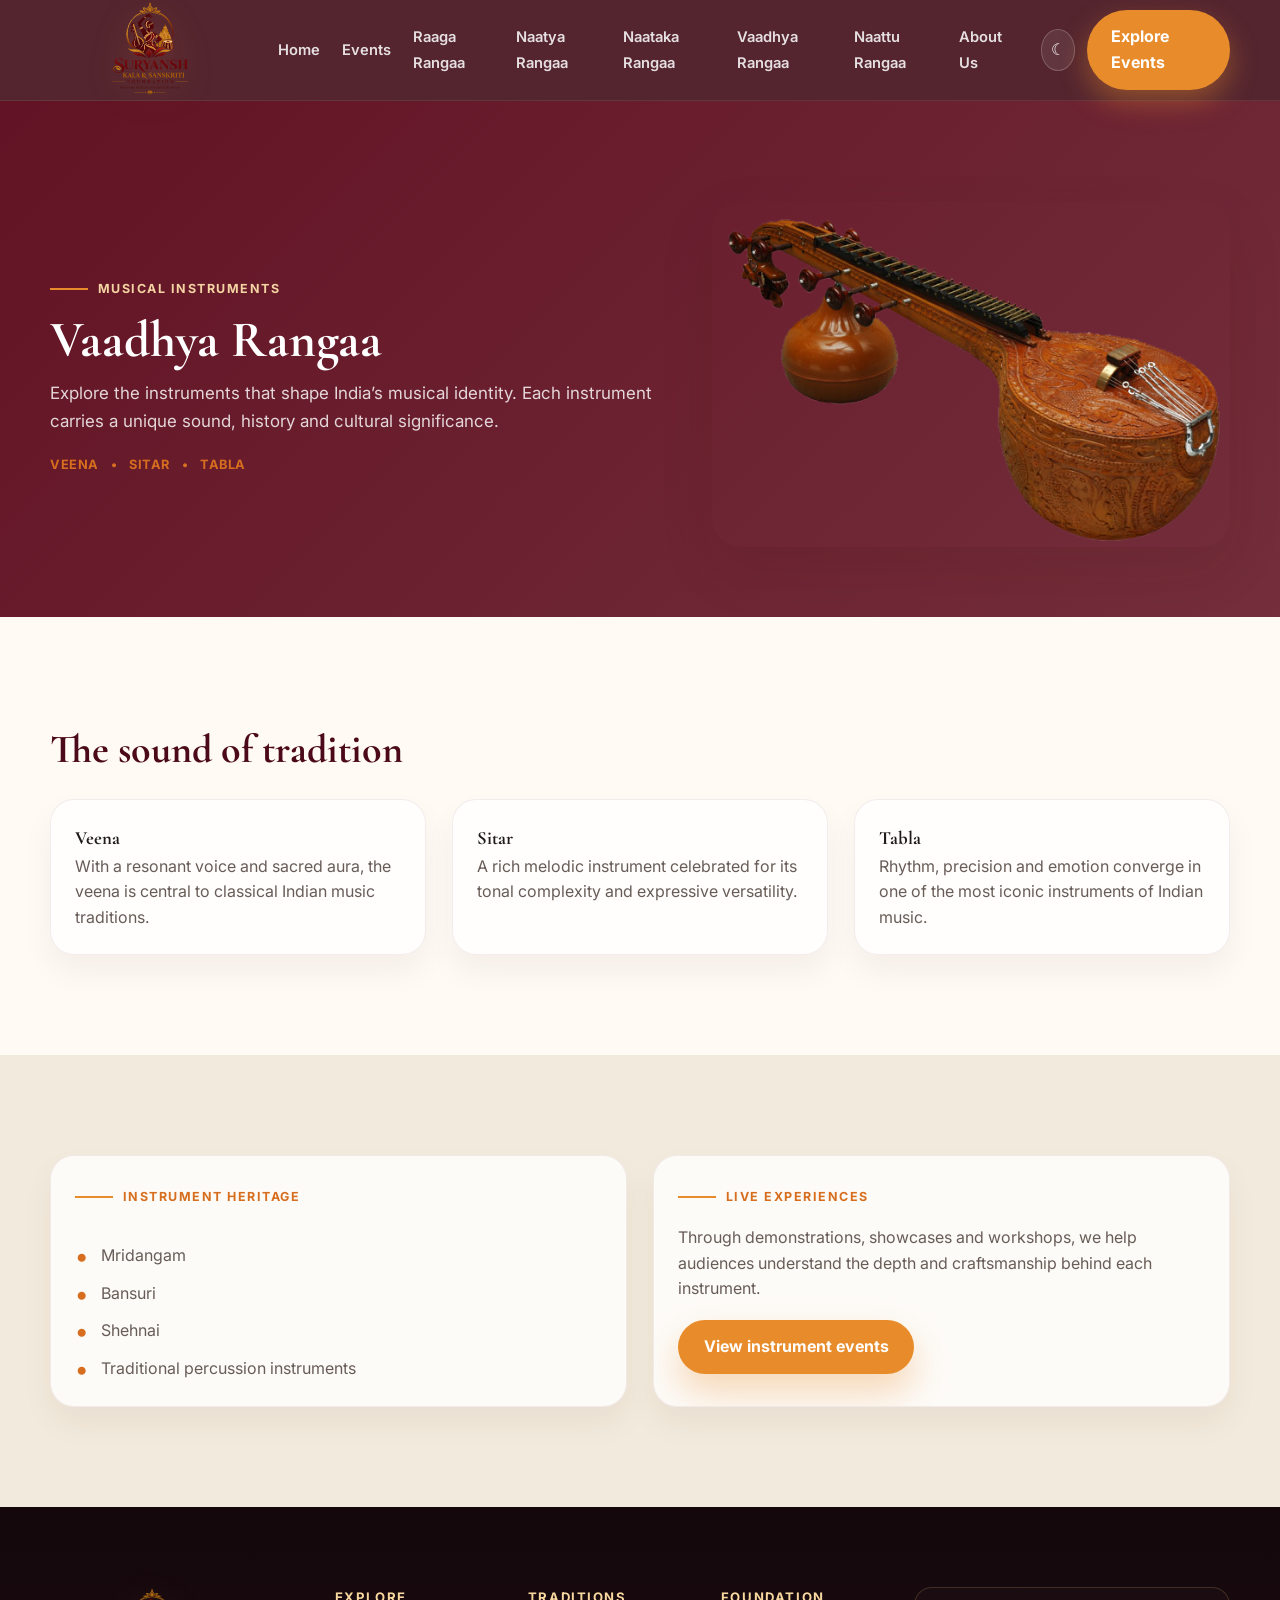
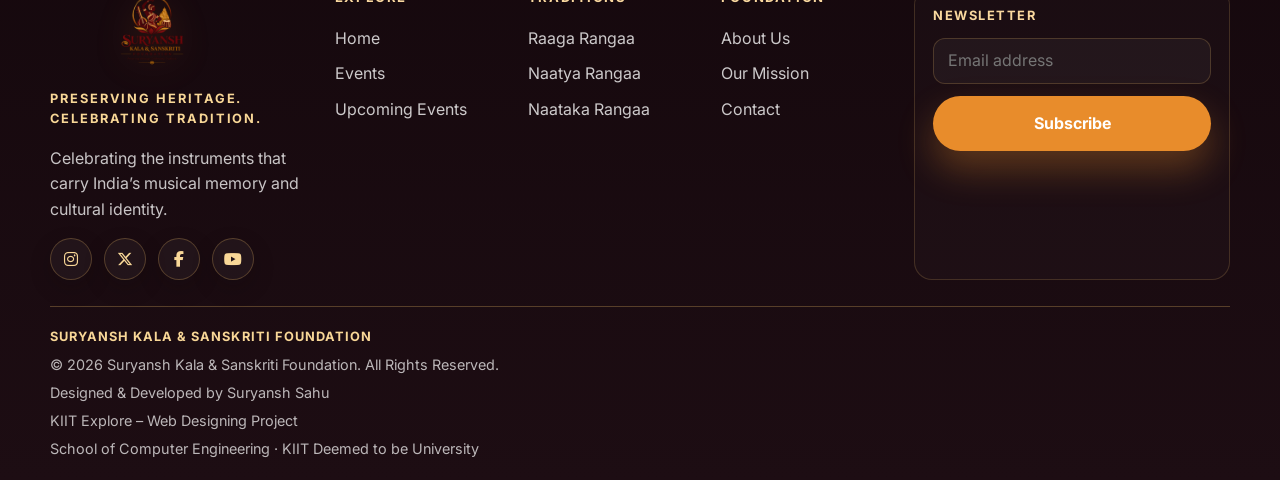
<file: vaadhya-rangaa.html>
<!DOCTYPE html>
<html lang="en">
  <head>
    <meta charset="UTF-8" />
    <meta name="viewport" content="width=device-width, initial-scale=1.0" />
    <title>Vaadhya Rangaa | Musical instruments</title>
    <meta name="description" content="Explore Indian classical musical instruments including veena, sitar, tabla, mridangam, bansuri and shehnai." />
    <link rel="preconnect" href="https://fonts.googleapis.com" />
    <link rel="preconnect" href="https://fonts.gstatic.com" crossorigin />
    <link href="https://fonts.googleapis.com/css2?family=Cormorant+Garamond:wght@500;600;700&family=Inter:wght@400;500;600;700;800&display=swap" rel="stylesheet" />
    <link rel="stylesheet" href="styles.css" />
    <link rel="stylesheet" href="https://cdnjs.cloudflare.com/ajax/libs/font-awesome/6.5.2/css/all.min.css" crossorigin="anonymous" referrerpolicy="no-referrer" />
  </head>
  <body>
    <header class="site-header">
      <div class="container nav-wrap">
        <a class="brand" href="index.html" aria-label="Suryansh Kala and Sanskriti Foundation home">
          <img src="images/suryansh-logo.png" alt="Suryansh Kala and Sanskriti Foundation logo" class="brand-logo" />
        </a>

        <nav aria-label="Main navigation">
          <ul class="nav-links">
            <li><a href="index.html">Home</a></li>
            <li><a href="events.html">Events</a></li>
            <li><a href="raaga-rangaa.html">Raaga Rangaa</a></li>
            <li><a href="naatya-rangaa.html">Naatya Rangaa</a></li>
            <li><a href="naataka-rangaa.html">Naataka Rangaa</a></li>
            <li><a href="vaadhya-rangaa.html">Vaadhya Rangaa</a></li>
            <li><a href="naattu-rangaa.html">Naattu Rangaa</a></li>
            <li><a href="about.html">About Us</a></li>
          </ul>
        </nav>

        <div style="display: flex; align-items: center; gap: 12px;">
          <button class="theme-toggle" aria-label="Toggle theme">☾</button>
          <a class="nav-cta" href="events.html">Explore Events</a>
          <button class="nav-toggle" aria-label="Open menu">☰</button>
        </div>
      </div>
    </header>

    <main>
      <section class="page-hero">
        <div class="container">
          <div>
            <div class="eyebrow" style="color: #f4d4a3;">Musical instruments</div>
            <h1>Vaadhya Rangaa</h1>
            <p class="page-intro">Explore the instruments that shape India’s musical identity. Each instrument carries a unique sound, history and cultural significance.</p>
            <div class="meta-row">
              <span>Veena</span>
              <span>•</span>
              <span>Sitar</span>
              <span>•</span>
              <span>Tabla</span>
            </div>
          </div>
          <img src="images/veena.jpg" alt="Traditional Indian string instruments and musical heritage" />
        </div>
      </section>

      <section class="section">
        <div class="container">
          <h2 class="h2-title">The sound of tradition</h2>
          <div class="info-grid">
            <div class="info-box">
              <h3>Veena</h3>
              <p>With a resonant voice and sacred aura, the veena is central to classical Indian music traditions.</p>
            </div>
            <div class="info-box">
              <h3>Sitar</h3>
              <p>A rich melodic instrument celebrated for its tonal complexity and expressive versatility.</p>
            </div>
            <div class="info-box">
              <h3>Tabla</h3>
              <p>Rhythm, precision and emotion converge in one of the most iconic instruments of Indian music.</p>
            </div>
          </div>
        </div>
      </section>

      <section class="section section-cream">
        <div class="container">
          <div class="two-col-grid">
            <div class="info-box">
              <div class="eyebrow" style="color: var(--saffron-600);">Instrument heritage</div>
              <ul class="highlight-list">
                <li>Mridangam</li>
                <li>Bansuri</li>
                <li>Shehnai</li>
                <li>Traditional percussion instruments</li>
              </ul>
            </div>
            <div class="info-box">
              <div class="eyebrow" style="color: var(--saffron-600);">Live experiences</div>
              <p>Through demonstrations, showcases and workshops, we help audiences understand the depth and craftsmanship behind each instrument.</p>
              <a class="btn btn-primary" href="events.html" style="margin-top: 18px;">View instrument events</a>
            </div>
          </div>
        </div>
      </section>
    </main>

    <footer class="site-footer">
      <div class="container">
        <div class="footer-top">
          <div class="footer-brand">
            <div class="brand footer-brand-logo-wrap">
              <img src="images/suryansh-logo.png" alt="Suryansh Kala and Sanskriti Foundation logo" class="brand-logo footer-brand-logo" />
            </div>
            <div class="footer-strap">Preserving Heritage. Celebrating Tradition.</div>
            <p class="footer-intro">Celebrating the instruments that carry India’s musical memory and cultural identity.</p>
            <div class="social-links" aria-label="Social media links">
              <a href="https://instagram.com" target="_blank" rel="noreferrer" class="social-link" aria-label="Instagram"><i class="fa-brands fa-instagram"></i></a>
              <a href="https://twitter.com" target="_blank" rel="noreferrer" class="social-link" aria-label="Twitter"><i class="fa-brands fa-x-twitter"></i></a>
              <a href="https://facebook.com" target="_blank" rel="noreferrer" class="social-link" aria-label="Facebook"><i class="fa-brands fa-facebook-f"></i></a>
              <a href="https://youtube.com" target="_blank" rel="noreferrer" class="social-link" aria-label="YouTube"><i class="fa-brands fa-youtube"></i></a>
            </div>
          </div>

          <div class="footer-col">
            <h4>Explore</h4>
            <ul class="footer-list">
              <li><a href="index.html">Home</a></li>
              <li><a href="events.html">Events</a></li>
              <li><a href="events.html">Upcoming Events</a></li>
            </ul>
          </div>

          <div class="footer-col">
            <h4>Traditions</h4>
            <ul class="footer-list">
              <li><a href="raaga-rangaa.html">Raaga Rangaa</a></li>
              <li><a href="naatya-rangaa.html">Naatya Rangaa</a></li>
              <li><a href="naataka-rangaa.html">Naataka Rangaa</a></li>
            </ul>
          </div>

          <div class="footer-col">
            <h4>Foundation</h4>
            <ul class="footer-list">
              <li><a href="about.html">About Us</a></li>
              <li><a href="about.html">Our Mission</a></li>
              <li><a href="event-details.html?id=veena-symposium">Contact</a></li>
            </ul>
          </div>

          <div class="footer-newsletter">
            <h4>Newsletter</h4>
            <form id="footerNewsletterForm" novalidate>
              <input type="email" name="footerEmail" placeholder="Email address" aria-label="Newsletter email" required />
              <button class="btn btn-primary" type="submit">Subscribe</button>
            </form>
          </div>
        </div>

        <div class="footer-bottom">
          <div class="footer-credit">
            <strong>Suryansh Kala &amp; Sanskriti Foundation</strong>
            <p>© 2026 Suryansh Kala &amp; Sanskriti Foundation. All Rights Reserved.</p>
            <p>Designed &amp; Developed by Suryansh Sahu</p>
            <p>KIIT Explore – Web Designing Project</p>
            <p>School of Computer Engineering · KIIT Deemed to be University</p>
          </div>
        </div>
      </div>
    </footer>

    <button class="back-to-top" aria-label="Back to top">↑</button>
    <script src="script.js"></script>
  </body>
</html>
</file>
<file: styles.css>
:root {
  --maroon-900: #3d0714;
  --maroon-800: #4b091a;
  --maroon-700: #5e1021;
  --maroon-600: #6d1a2d;
  --saffron-500: #e88c2b;
  --saffron-600: #d76e1f;
  --ivory-100: #fffaf4;
  --ivory-200: #f6efe6;
  --ivory-300: #efe5d3;
  --cream: #f2eadc;
  --text: #1f1b1a;
  --muted: #685c57;
  --white: #ffffff;
  --shadow: 0 22px 54px rgba(62, 21, 14, 0.12);
  --radius: 24px;
}

* {
  margin: 0;
  padding: 0;
  box-sizing: border-box;
}

html {
  scroll-behavior: smooth;
}

body {
  font-family: "Inter", sans-serif;
  background: var(--ivory-100);
  color: var(--text);
  line-height: 1.6;
}

img {
  max-width: 100%;
  display: block;
}

a {
  color: inherit;
  text-decoration: none;
}

button,
input,
select {
  font: inherit;
}

.container {
  width: min(1180px, calc(100% - 32px));
  margin: 0 auto;
}

.site-header {
  position: sticky;
  top: 0;
  z-index: 1000;
  background: rgba(61, 7, 20, 0.88);
  backdrop-filter: blur(10px);
  border-bottom: 1px solid rgba(255, 255, 255, 0.08);
}

.brand {
  display: inline-flex;
  align-items: center;
  justify-content: center;
  min-width: 0;
}

.nav-wrap {
  display: flex;
  align-items: center;
  justify-content: space-between;
  gap: 28px;
  min-height: 92px;
}

.brand {
  display: inline-flex;
  align-items: center;
  gap: 12px;
  color: var(--white);
  font-weight: 700;
  letter-spacing: 0.04em;
  text-transform: uppercase;
}

.brand-logo {
  display: block;
  width: clamp(150px, 18vw, 300px);
  height: auto;
  max-height: 100px;
  object-fit: contain;
  filter: drop-shadow(0 8px 18px rgba(232, 140, 43, 0.18));
}

.brand-mark {
  width: 42px;
  height: 42px;
  display: grid;
  place-items: center;
  border-radius: 50%;
  background: linear-gradient(135deg, var(--saffron-500), #f5bf70);
  color: var(--maroon-900);
  font-family: "Cormorant Garamond", serif;
  font-size: 1.7rem;
  font-weight: 700;
}

.brand-text {
  font-size: 0.82rem;
  line-height: 1.15;
}

.nav-links {
  display: flex;
  align-items: center;
  gap: 22px;
  list-style: none;
}

.nav-links a {
  color: rgba(255, 255, 255, 0.86);
  font-size: 0.92rem;
  font-weight: 600;
  transition: color 0.2s ease;
}

.nav-links a:hover,
.nav-links a:focus-visible {
  color: #ffd9ae;
}

.nav-cta {
  display: inline-flex;
  align-items: center;
  justify-content: center;
  padding: 0.9rem 1.5rem;
  border-radius: 999px;
  background: var(--saffron-500);
  color: var(--white);
  font-weight: 700;
  box-shadow: 0 12px 28px rgba(232, 140, 43, 0.4);
  transition: transform 0.2s ease;
}

.nav-cta:hover,
.nav-cta:focus-visible,
.btn:hover,
.btn:focus-visible {
  transform: translateY(-2px);
}

.nav-toggle {
  display: none;
  width: 42px;
  height: 42px;
  border: 1px solid rgba(255, 255, 255, 0.2);
  background: transparent;
  border-radius: 12px;
  color: var(--white);
  cursor: pointer;
}

.hero {
  position: relative;
  min-height: 720px;
  display: flex;
  align-items: center;
  color: var(--white);
  overflow: hidden;
  background: linear-gradient(90deg, rgba(22, 5, 12, 0.82) 0%, rgba(26, 6, 15, 0.7) 36%, rgba(26, 6, 15, 0.42) 100%);
}

.hero-video-wrap {
  position: absolute;
  inset: 0;
  width: 100%;
  height: 100%;
  z-index: 0;
}

.hero-video {
  position: absolute;
  inset: -10% 0 0;
  width: 100%;
  height: 120%;
  border: 0;
  pointer-events: none;
  opacity: 0.42;
  filter: saturate(1.2) contrast(1.06) brightness(0.45);
  transform: scale(1.12);
  z-index: 0;
}

.hero::before {
  content: "";
  position: absolute;
  inset: 0;
  background: linear-gradient(90deg, rgba(22, 5, 12, 0.82) 0%, rgba(26, 6, 15, 0.7) 32%, rgba(26, 6, 15, 0.38) 100%);
  z-index: 1;
}

.hero-inner {
  position: relative;
  z-index: 2;
  display: grid;
  grid-template-columns: 1.2fr 0.8fr;
  align-items: center;
  gap: 36px;
  min-height: 720px;
}

.eyebrow {
  display: inline-flex;
  align-items: center;
  gap: 10px;
  font-size: 0.78rem;
  font-weight: 700;
  letter-spacing: 0.12em;
  text-transform: uppercase;
  color: #f1cf9d;
  margin-bottom: 18px;
}

.eyebrow::before {
  content: "";
  width: 38px;
  height: 2px;
  background: var(--saffron-500);
}

.hero h1,
.page-hero h1,
.section-title,
.hero-card h3,
.card-title,
.info-box h3,
.detail-panel h3,
.registration-card h3 {
  font-family: "Cormorant Garamond", serif;
}

.hero h1 {
  font-size: clamp(3.2rem, 5vw, 6rem);
  line-height: 0.95;
  letter-spacing: -0.03em;
  margin-bottom: 20px;
  max-width: 720px;
}

.hero p {
  max-width: 640px;
  font-size: 1.08rem;
  color: rgba(255, 255, 255, 0.86);
  margin-bottom: 28px;
}

.hero-actions {
  display: flex;
  flex-wrap: wrap;
  gap: 16px;
  margin-bottom: 28px;
}

.btn {
  display: inline-flex;
  align-items: center;
  justify-content: center;
  gap: 10px;
  min-height: 54px;
  padding: 0.9rem 1.6rem;
  border-radius: 999px;
  border: none;
  font-weight: 700;
  transition: transform 0.2s ease, box-shadow 0.2s ease;
  cursor: pointer;
}

.btn-primary {
  background: var(--saffron-500);
  color: var(--white);
  box-shadow: 0 18px 36px rgba(232, 140, 43, 0.32);
}

.btn-secondary {
  background: transparent;
  border: 1px solid rgba(255, 255, 255, 0.3);
  color: var(--white);
}

.hero-metrics {
  display: flex;
  flex-wrap: wrap;
  gap: 24px;
}

.metric {
  min-width: 122px;
}

.metric strong {
  display: block;
  font-size: 2rem;
  font-weight: 800;
  color: #f8d9a5;
}

.metric span {
  color: rgba(255, 255, 255, 0.8);
  font-size: 0.8rem;
  text-transform: uppercase;
  letter-spacing: 0.08em;
}

.hero-card {
  background: rgba(255, 255, 255, 0.12);
  border: 1px solid rgba(255, 255, 255, 0.14);
  box-shadow: var(--shadow);
  border-radius: 28px;
  padding: 22px;
  backdrop-filter: blur(10px);
}

.hero-card .mini-card {
  background: rgba(255, 255, 255, 0.06);
  border: 1px solid rgba(255, 255, 255, 0.14);
  border-radius: 18px;
  overflow: hidden;
}

.hero-card img {
  width: 100%;
  height: 270px;
  object-fit: cover;
}

.hero-card-body {
  padding: 18px 12px 6px;
}

.hero-card h3 {
  font-size: 2.25rem;
  margin: 8px 0 10px;
}

.hero-card p {
  color: rgba(255, 255, 255, 0.8);
  margin: 0;
}

.section {
  padding: 100px 0;
}

.section-cream {
  background: var(--cream);
}

.section-head {
  display: flex;
  align-items: end;
  justify-content: space-between;
  gap: 24px;
  margin-bottom: 38px;
}

.section-title {
  font-size: clamp(2.5rem, 3.5vw, 4rem);
  line-height: 0.95;
  color: var(--maroon-800);
}

.section-head p {
  max-width: 500px;
  color: var(--muted);
}

.event-grid,
.category-grid,
.gallery-grid,
.feature-grid,
.highlights-grid,
.info-grid,
.footer-grid,
.two-col-grid,
.detail-grid {
  display: grid;
  gap: 26px;
}

.event-grid {
  grid-template-columns: repeat(3, minmax(0, 1fr));
}

.event-card,
.feature-card,
.category-card,
.gallery-item,
.info-box,
.detail-card,
.registration-card,
.stat-card {
  background: rgba(255, 255, 255, 0.8);
  border: 1px solid rgba(109, 26, 45, 0.08);
  border-radius: var(--radius);
  overflow: hidden;
  box-shadow: 0 16px 32px rgba(58, 17, 26, 0.05);
}

.event-card img {
  width: 100%;
  height: 220px;
  object-fit: cover;
}

.card-content {
  padding: 22px 22px 18px;
}

.meta-row {
  display: flex;
  flex-wrap: wrap;
  align-items: center;
  gap: 8px 12px;
  color: var(--saffron-600);
  font-size: 0.8rem;
  font-weight: 700;
  letter-spacing: 0.04em;
  text-transform: uppercase;
  margin-bottom: 12px;
}

.card-title {
  font-size: clamp(2rem, 2.3vw, 2.6rem);
  color: var(--maroon-800);
  margin-bottom: 10px;
  line-height: 0.95;
}

.card-content p {
  color: var(--muted);
  margin-bottom: 18px;
}

.card-footer {
  display: flex;
  align-items: center;
  justify-content: space-between;
  gap: 12px;
  border-top: 1px solid rgba(93, 11, 29, 0.08);
  padding-top: 12px;
  color: var(--maroon-800);
  font-weight: 700;
}

.card-footer .small {
  color: var(--muted);
  font-size: 0.78rem;
}

.category-grid {
  grid-template-columns: repeat(5, minmax(0, 1fr));
}

.category-card {
  padding: 20px;
  background: linear-gradient(135deg, #fffaf5 0%, #fff 100%);
}

.category-icon {
  width: 56px;
  height: 56px;
  border-radius: 14px;
  display: grid;
  place-items: center;
  background: rgba(232, 140, 43, 0.12);
  color: var(--maroon-800);
  font-size: 1.6rem;
  margin-bottom: 18px;
}

.category-card h3 {
  margin-bottom: 12px;
  color: var(--maroon-800);
  font-size: 1.3rem;
}

.category-card p {
  color: var(--muted);
  margin-bottom: 16px;
}

.category-card a {
  color: var(--saffron-600);
  font-weight: 700;
}

.feature-grid {
  grid-template-columns: repeat(3, minmax(0, 1fr));
}

.feature-card {
  padding: 0;
}

.feature-card img {
  height: 240px;
  width: 100%;
  object-fit: cover;
}

.feature-card .card-content {
  padding: 24px 22px 18px;
}

.heritage-layout {
  display: grid;
  grid-template-columns: 1.15fr 0.85fr;
  gap: 36px;
  align-items: center;
}

.heritage-copy h2,
.intro-panel h2 {
  font-family: "Cormorant Garamond", serif;
  color: var(--maroon-800);
  font-size: clamp(2.6rem, 3vw, 3.5rem);
  margin-bottom: 18px;
}

.heritage-copy p,
.intro-panel p,
.highlight-list li,
.info-box p,
.detail-card p,
.registration-card p,
.page-intro {
  color: var(--muted);
}

.heritage-copy .feature-list {
  display: grid;
  gap: 14px;
  list-style: none;
  margin-top: 22px;
}

.heritage-copy .feature-list li {
  display: flex;
  align-items: flex-start;
  gap: 12px;
  font-weight: 600;
  color: var(--text);
}

.heritage-copy .feature-list li::before {
  content: "✓";
  width: 24px;
  height: 24px;
  display: inline-grid;
  place-items: center;
  border-radius: 50%;
  background: rgba(232, 140, 43, 0.14);
  color: var(--saffron-600);
  flex-shrink: 0;
}

.stat-card {
  background: linear-gradient(180deg, rgba(93, 11, 29, 0.96), rgba(109, 26, 45, 0.96));
  color: var(--white);
  padding: 28px;
  min-height: 180px;
  display: grid;
  align-content: space-between;
}

.stat-card strong {
  font-size: 3rem;
  font-family: "Cormorant Garamond", serif;
}

.gallery-grid {
  grid-template-columns: repeat(4, minmax(0, 1fr));
}

.gallery-item {
  overflow: hidden;
}

.gallery-item img {
  width: 100%;
  height: 260px;
  object-fit: cover;
}

.newsletter-wrap {
  display: flex;
  align-items: center;
  justify-content: space-between;
  gap: 30px;
  padding: 30px 34px;
  background: linear-gradient(135deg, rgba(93, 11, 29, 0.98), rgba(112, 33, 52, 0.94));
  border-radius: 28px;
  color: var(--white);
}

.newsletter-wrap h3 {
  font-family: "Cormorant Garamond", serif;
  font-size: clamp(2.2rem, 3vw, 3rem);
  margin-bottom: 8px;
}

.newsletter-wrap p {
  color: rgba(255, 255, 255, 0.8);
}

.newsletter-form {
  display: flex;
  flex-wrap: wrap;
  gap: 12px;
  width: min(540px, 100%);
}

.newsletter-form input {
  flex: 1 1 220px;
  border-radius: 999px;
  border: none;
  min-height: 54px;
  padding: 0 18px;
  background: rgba(255, 255, 255, 0.92);
}

.newsletter-form button {
  min-width: 180px;
}

.featured-artist {
  margin-top: 12px;
}

.artist-layout {
  display: grid;
  grid-template-columns: 1.05fr 0.95fr;
  gap: 30px;
  align-items: center;
}

.artist-portrait {
  border-radius: 30px;
  overflow: hidden;
  box-shadow: var(--shadow);
}

.artist-portrait img {
  width: 100%;
  height: 460px;
  object-fit: cover;
}

.artist-copy {
  background: rgba(255, 255, 255, 0.78);
  border: 1px solid rgba(109, 26, 45, 0.08);
  border-radius: 28px;
  padding: 28px;
}

.artist-copy h3 {
  font-family: "Cormorant Garamond", serif;
  font-size: clamp(2.2rem, 3vw, 3.2rem);
  color: var(--maroon-800);
  margin-bottom: 12px;
}

.journey-grid {
  display: grid;
  grid-template-columns: repeat(4, minmax(0, 1fr));
  gap: 22px;
  margin-top: 26px;
}

.journey-card {
  background: rgba(255, 255, 255, 0.8);
  border: 1px solid rgba(109, 26, 45, 0.08);
  border-radius: 22px;
  overflow: hidden;
  box-shadow: 0 16px 32px rgba(58, 17, 26, 0.05);
}

.journey-card img {
  width: 100%;
  height: 220px;
  object-fit: cover;
}

.journey-card .card-content {
  padding: 22px 20px 18px;
}

.site-footer {
  background: linear-gradient(180deg, #15080d 0%, #1d0d13 100%);
  color: rgba(255, 255, 255, 0.82);
  padding: 80px 0 20px;
}

.footer-top {
  display: grid;
  grid-template-columns: 1.4fr 0.9fr 0.9fr 0.9fr 1.1fr;
  gap: 28px;
  padding-bottom: 26px;
  border-bottom: 1px solid rgba(245, 195, 106, 0.28);
}

.footer-brand {
  display: flex;
  flex-direction: column;
  gap: 16px;
  align-items: flex-start;
}

.footer-brand-logo-wrap {
  display: inline-flex;
  align-items: center;
  justify-content: flex-start;
  width: 100%;
}

.footer-brand .brand {
  margin-bottom: 4px;
}

.footer-brand-logo {
  width: clamp(140px, 16vw, 250px);
  max-height: 82px;
  margin-left: 0;
}

.footer-strap {
  color: #f8d797;
  font-size: 0.8rem;
  font-weight: 700;
  letter-spacing: 0.15em;
  text-transform: uppercase;
}

.footer-intro {
  color: rgba(255, 255, 255, 0.76);
}

.social-links {
  display: flex;
  gap: 12px;
  flex-wrap: wrap;
}

.social-link {
  width: 42px;
  height: 42px;
  border-radius: 50%;
  display: inline-flex;
  align-items: center;
  justify-content: center;
  background: rgba(255, 255, 255, 0.04);
  border: 1px solid rgba(245, 195, 106, 0.25);
  color: #f8d797;
  font-size: 1rem;
  transition: transform 0.2s ease, background 0.2s ease, box-shadow 0.2s ease;
  box-shadow: 0 8px 22px rgba(16, 12, 10, 0.2);
}

.social-link i {
  display: inline-flex;
  align-items: center;
  justify-content: center;
  width: 100%;
  height: 100%;
}

.social-link:hover,
.social-link:focus-visible {
  background: rgba(232, 140, 43, 0.12);
  transform: translateY(-2px);
  box-shadow: 0 10px 24px rgba(232, 140, 43, 0.18);
}

.footer-col h4 {
  margin-bottom: 18px;
  color: #f9d89f;
  font-size: 0.82rem;
  letter-spacing: 0.12em;
  text-transform: uppercase;
}

.footer-list {
  list-style: none;
  display: grid;
  gap: 10px;
}

.footer-list a {
  color: rgba(255, 255, 255, 0.78);
  transition: color 0.2s ease, padding-left 0.2s ease;
}

.footer-list a:hover,
.footer-list a:focus-visible {
  color: #ffd98d;
  padding-left: 4px;
}

.footer-newsletter {
  background: rgba(255, 255, 255, 0.02);
  border: 1px solid rgba(245, 195, 106, 0.18);
  border-radius: 18px;
  padding: 18px;
}

.footer-newsletter h4 {
  margin-bottom: 12px;
  color: #f9d89f;
  letter-spacing: 0.12em;
  text-transform: uppercase;
  font-size: 0.8rem;
}

.footer-newsletter form {
  display: flex;
  flex-direction: column;
  gap: 12px;
}

.footer-newsletter input {
  min-height: 46px;
  border-radius: 12px;
  border: 1px solid rgba(245, 195, 106, 0.2);
  background: rgba(255, 255, 255, 0.04);
  color: var(--white);
  padding: 0 14px;
}

.footer-newsletter button {
  min-height: 46px;
}

.footer-bottom {
  padding-top: 20px;
  display: flex;
  align-items: center;
  justify-content: space-between;
  gap: 16px;
  flex-wrap: wrap;
  font-size: 0.9rem;
  color: rgba(255, 255, 255, 0.7);
}

.footer-credit {
  display: grid;
  gap: 5px;
  text-align: left;
}

.footer-credit strong {
  display: block;
  color: #f8d797;
  letter-spacing: 0.08em;
  text-transform: uppercase;
  font-size: 0.8rem;
}

.footer-credit p {
  max-width: 760px;
  color: rgba(255, 255, 255, 0.7);
}

.muted {
  color: var(--muted);
}

.page-hero {
  padding: 100px 0 70px;
  background: linear-gradient(135deg, rgba(93, 11, 29, 0.97), rgba(110, 38, 52, 0.96));
  color: var(--white);
}

.page-hero .container {
  display: grid;
  grid-template-columns: 1.1fr 0.9fr;
  gap: 28px;
  align-items: center;
}

.page-hero img {
  border-radius: 28px;
  max-height: 420px;
  object-fit: cover;
  width: 100%;
  box-shadow: var(--shadow);
}

.page-hero h1 {
  font-size: clamp(3rem, 4vw, 5rem);
  line-height: 0.92;
  margin-bottom: 16px;
}

.page-intro {
  color: rgba(255, 255, 255, 0.82);
  font-size: 1.06rem;
}

.h2-title {
  font-family: "Cormorant Garamond", serif;
  color: var(--maroon-800);
  font-size: clamp(2.5rem, 3vw, 3.4rem);
  margin-bottom: 18px;
}

.two-col-grid {
  grid-template-columns: repeat(2, minmax(0, 1fr));
}

.info-grid {
  grid-template-columns: repeat(3, minmax(0, 1fr));
}

.info-box,
.detail-card,
.registration-card {
  padding: 24px;
}

.highlight-list {
  list-style: none;
  display: grid;
  gap: 12px;
  margin-top: 18px;
}

.highlight-list li {
  position: relative;
  padding-left: 26px;
}

.highlight-list li::before {
  content: "•";
  position: absolute;
  left: 0;
  color: var(--saffron-600);
  font-size: 1.6rem;
  line-height: 1;
}

.filters {
  display: flex;
  flex-wrap: wrap;
  gap: 12px;
  margin: 28px 0 32px;
}

.filter-btn {
  min-height: 46px;
  padding: 0.7rem 1.2rem;
  border-radius: 999px;
  border: 1px solid rgba(93, 11, 29, 0.12);
  background: var(--white);
  color: var(--maroon-800);
  font-weight: 700;
  cursor: pointer;
}

.filter-btn.active {
  background: var(--maroon-800);
  color: var(--white);
  border-color: var(--maroon-800);
}

.search-box {
  display: flex;
  align-items: center;
  gap: 12px;
  background: var(--white);
  border: 1px solid rgba(93, 11, 29, 0.12);
  border-radius: 999px;
  padding: 0 16px;
  min-height: 54px;
  margin-top: 18px;
}

.search-box input {
  border: none;
  width: 100%;
  background: transparent;
  outline: none;
}

.search-box span {
  color: var(--muted);
  font-size: 1.3rem;
}

.detail-grid {
  grid-template-columns: 1.1fr 0.9fr;
  gap: 26px;
  margin-top: 32px;
}

.detail-card img {
  width: 100%;
  height: 360px;
  object-fit: cover;
  border-radius: 22px;
  margin-bottom: 20px;
}

.detail-meta {
  display: flex;
  flex-wrap: wrap;
  gap: 12px;
  margin-bottom: 18px;
}

.detail-meta span {
  display: inline-flex;
  align-items: center;
  gap: 8px;
  background: rgba(232, 140, 43, 0.12);
  color: var(--maroon-800);
  border-radius: 999px;
  padding: 8px 12px;
  font-size: 0.8rem;
  font-weight: 700;
}

.registration-card {
  background: linear-gradient(180deg, #fffdfb 0%, #fffaf5 100%);
}

.form-row {
  display: grid;
  gap: 18px;
}

.field {
  display: grid;
  gap: 8px;
}

.field label {
  font-weight: 600;
  color: var(--maroon-800);
}

.field input,
.field select {
  width: 100%;
  min-height: 52px;
  border-radius: 14px;
  border: 1px solid rgba(93, 11, 29, 0.15);
  background: rgba(255, 255, 255, 0.9);
  padding: 0 14px;
  outline: none;
}

.field input:focus,
.field select:focus {
  border-color: rgba(232, 140, 43, 0.8);
  box-shadow: 0 0 0 4px rgba(232, 140, 43, 0.12);
}

.form-status {
  min-height: 24px;
  font-size: 0.94rem;
  font-weight: 600;
  margin-top: 12px;
  color: var(--saffron-600);
}

.form-status.success {
  color: #0f7a39;
}

.form-status.error {
  color: #b4262b;
}

.back-to-top {
  position: fixed;
  right: 22px;
  bottom: 22px;
  z-index: 1200;
  width: 52px;
  height: 52px;
  border-radius: 50%;
  border: none;
  background: linear-gradient(135deg, var(--saffron-500), var(--saffron-600));
  color: var(--white);
  font-size: 1.5rem;
  box-shadow: var(--shadow);
  cursor: pointer;
  opacity: 0;
  visibility: hidden;
  transform: translateY(12px);
  transition: all 0.2s ease;
}

.back-to-top.visible {
  opacity: 1;
  visibility: visible;
  transform: translateY(0);
}

.page-hero .meta-row {
  margin-top: 20px;
  margin-bottom: 0;
}

body.dark-mode {
  --ivory-100: #181412;
  --ivory-200: #221b19;
  --ivory-300: #2a211f;
  --cream: #1b1514;
  --text: #f5eee8;
  --muted: #d1c2b8;
  --white: #2a201d;
  --shadow: 0 22px 54px rgba(0, 0, 0, 0.3);
}

body.dark-mode .event-card,
body.dark-mode .feature-card,
body.dark-mode .category-card,
body.dark-mode .gallery-item,
body.dark-mode .info-box,
body.dark-mode .detail-card,
body.dark-mode .registration-card,
body.dark-mode .stat-card {
  background: rgba(35, 25, 24, 0.88);
  border-color: rgba(255, 255, 255, 0.04);
}

body.dark-mode .newsletter-wrap {
  background: linear-gradient(135deg, rgba(60, 16, 27, 0.96), rgba(90, 27, 33, 0.96));
}

.theme-toggle {
  display: inline-flex;
  align-items: center;
  justify-content: center;
  width: 42px;
  height: 42px;
  border-radius: 50%;
  border: 1px solid rgba(255, 255, 255, 0.2);
  background: rgba(255, 255, 255, 0.08);
  color: var(--white);
  cursor: pointer;
}

@media (max-width: 980px) {
  .nav-toggle {
    display: inline-grid;
    place-items: center;
  }

  .nav-links {
    position: absolute;
    top: calc(100% + 8px);
    left: 16px;
    right: 16px;
    display: none;
    flex-direction: column;
    align-items: flex-start;
    background: rgba(61, 7, 20, 0.98);
    border: 1px solid rgba(255, 255, 255, 0.08);
    border-radius: 18px;
    padding: 18px 16px;
  }

  .nav-open .nav-links {
    display: flex;
  }

  .hero-inner,
  .heritage-layout,
  .page-hero .container,
  .detail-grid,
  .two-col-grid,
  .footer-grid {
    grid-template-columns: 1fr;
  }

  .event-grid {
    grid-template-columns: repeat(2, minmax(0, 1fr));
  }

  .category-grid,
  .feature-grid,
  .gallery-grid,
  .info-grid {
    grid-template-columns: repeat(2, minmax(0, 1fr));
  }

  .newsletter-wrap {
    flex-direction: column;
    align-items: flex-start;
  }
}

@media (max-width: 640px) {
  .event-grid,
  .category-grid,
  .feature-grid,
  .gallery-grid,
  .info-grid {
    grid-template-columns: 1fr;
  }

  .nav-wrap {
    min-height: 72px;
  }

  .brand-text {
    display: none;
  }

  .hero {
    min-height: 680px;
  }

  .hero h1 {
    font-size: 3rem;
  }

  .hero-actions {
    flex-direction: column;
    align-items: stretch;
  }

  .btn,
  .newsletter-form button {
    width: 100%;
  }

  .section {
    padding: 78px 0;
  }
}
</file>
